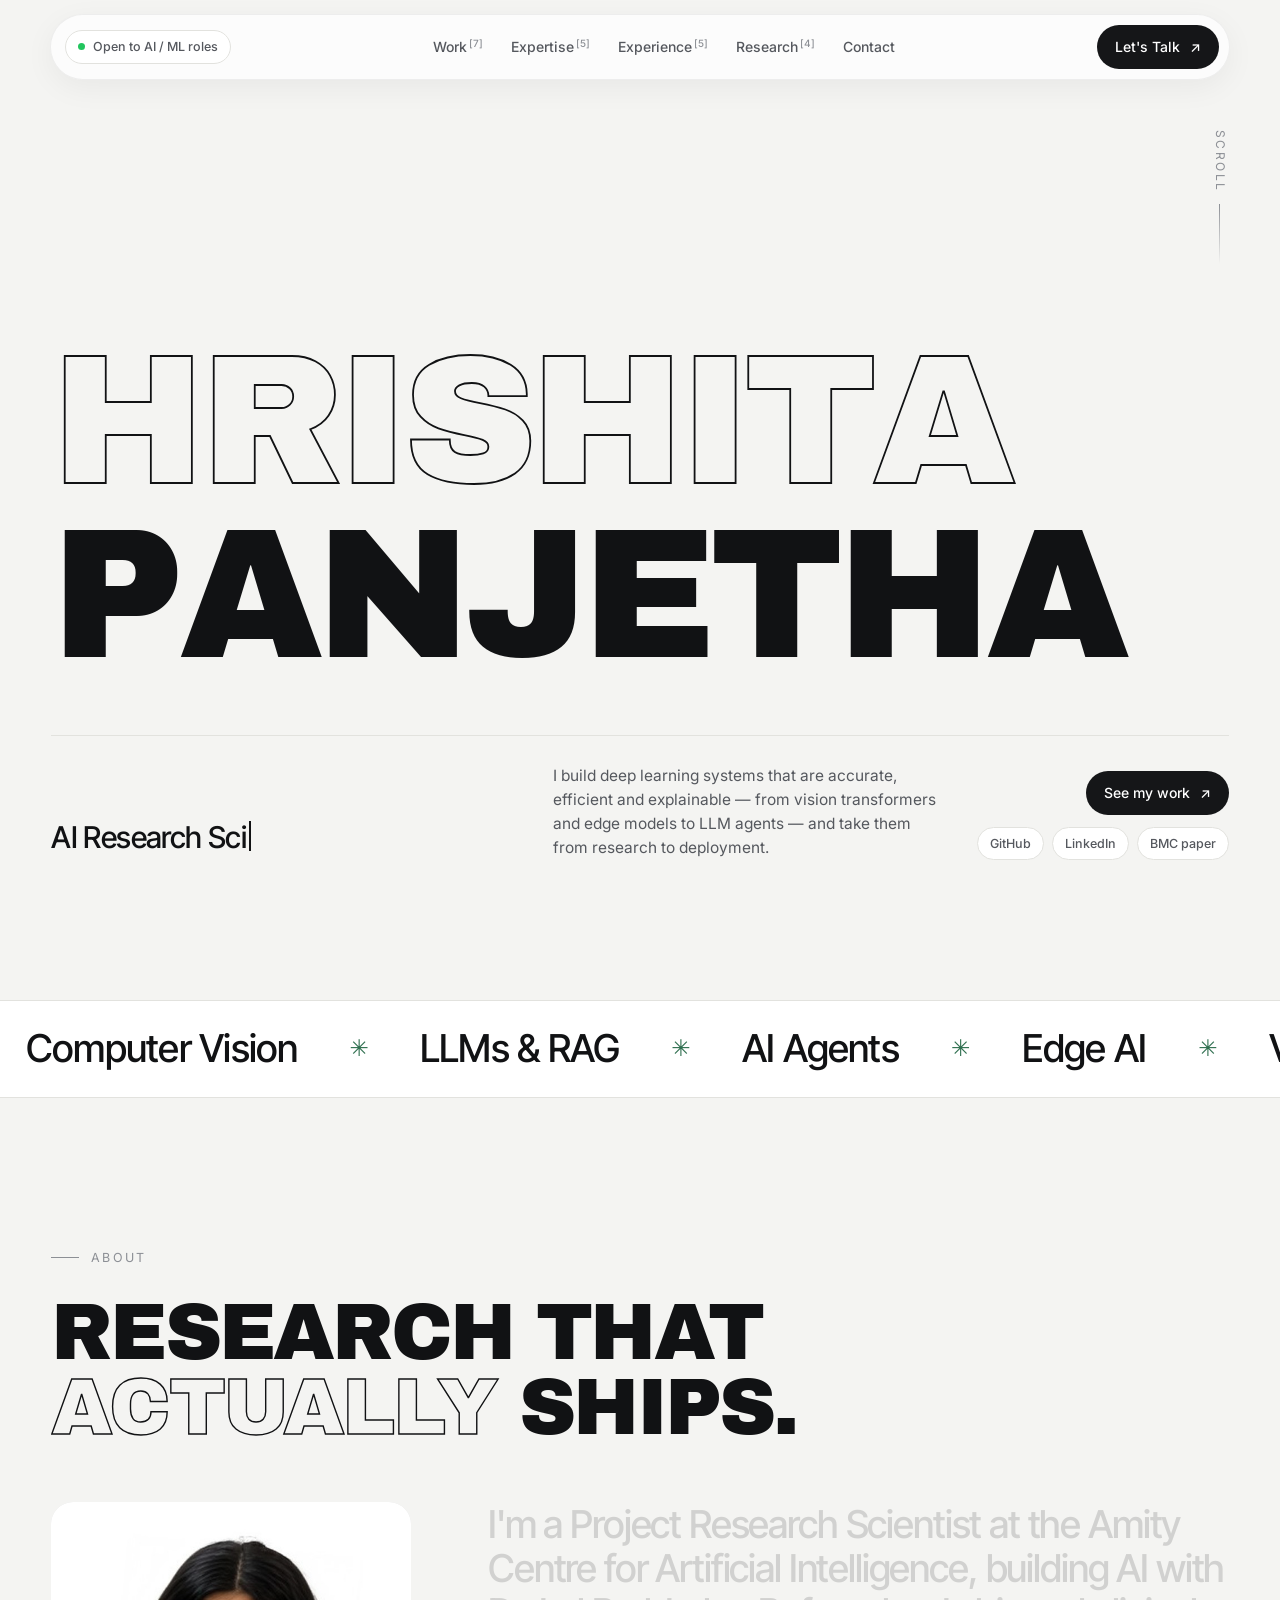
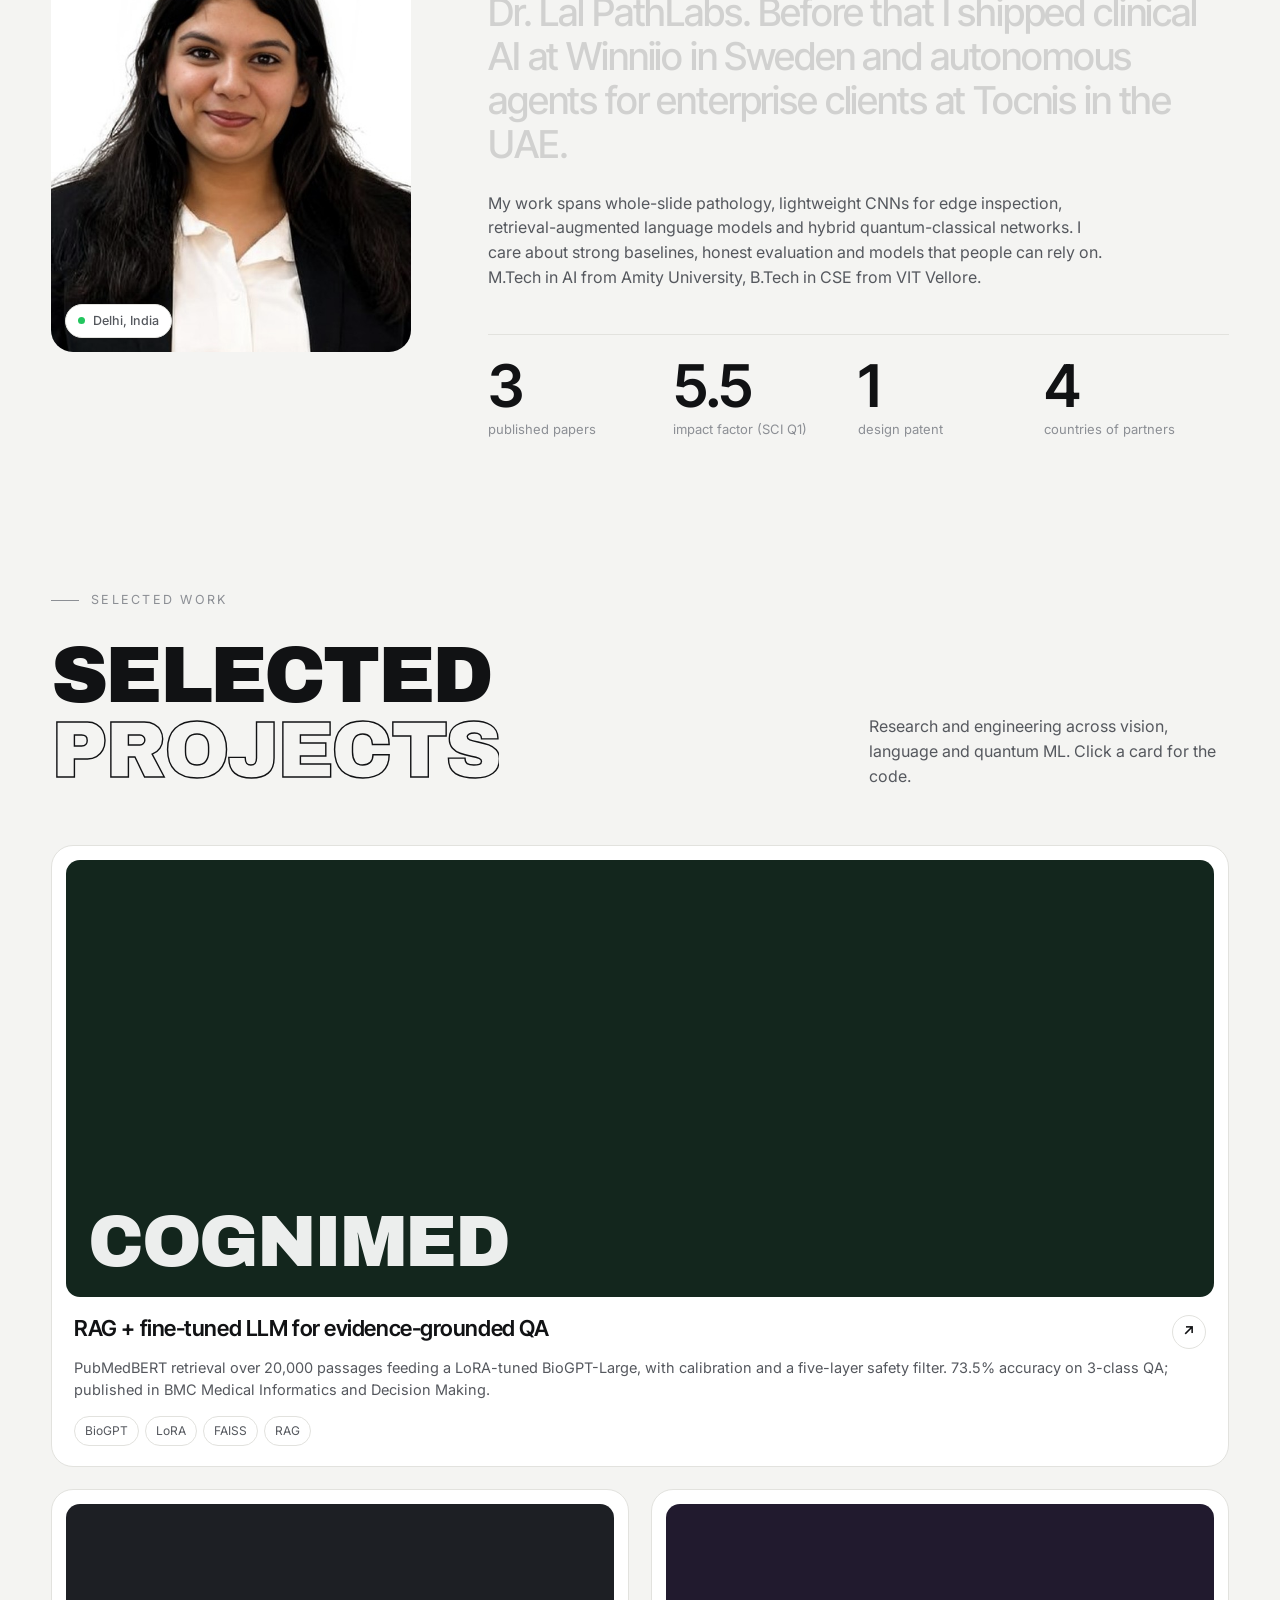
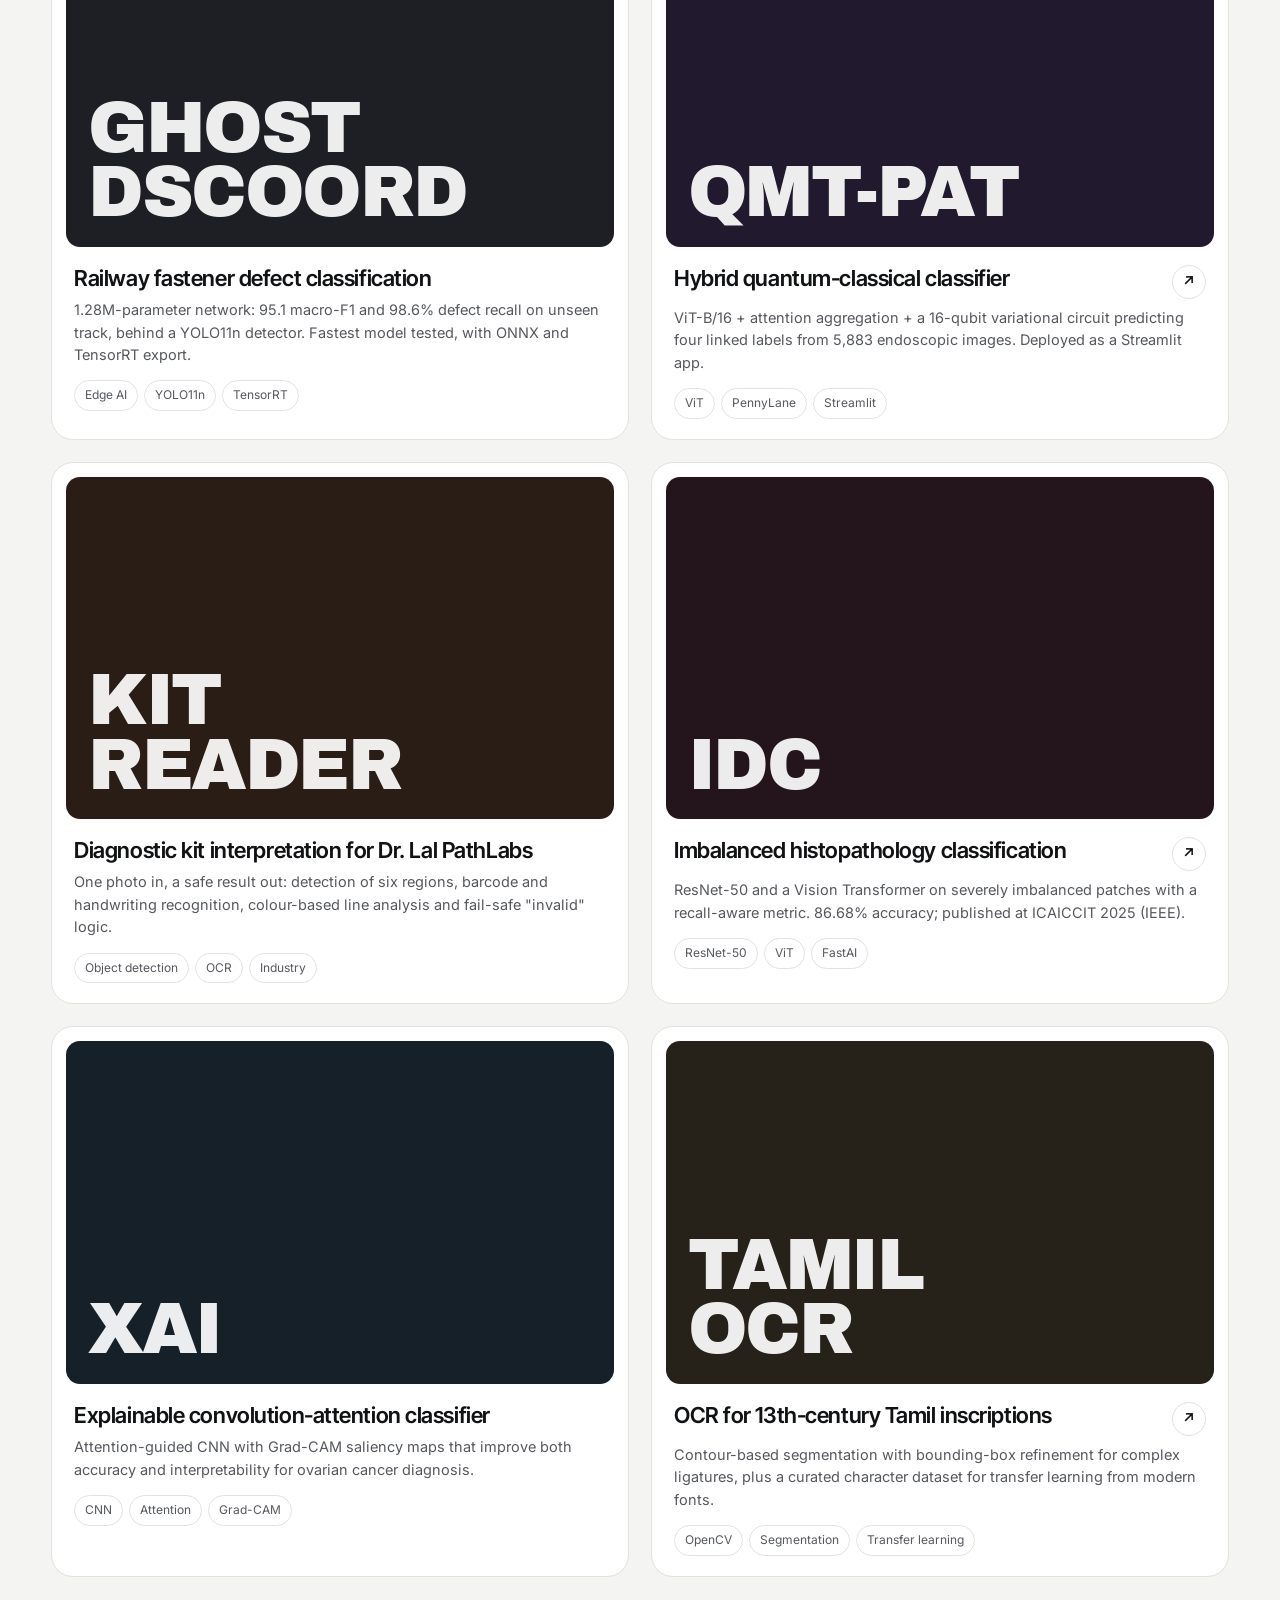
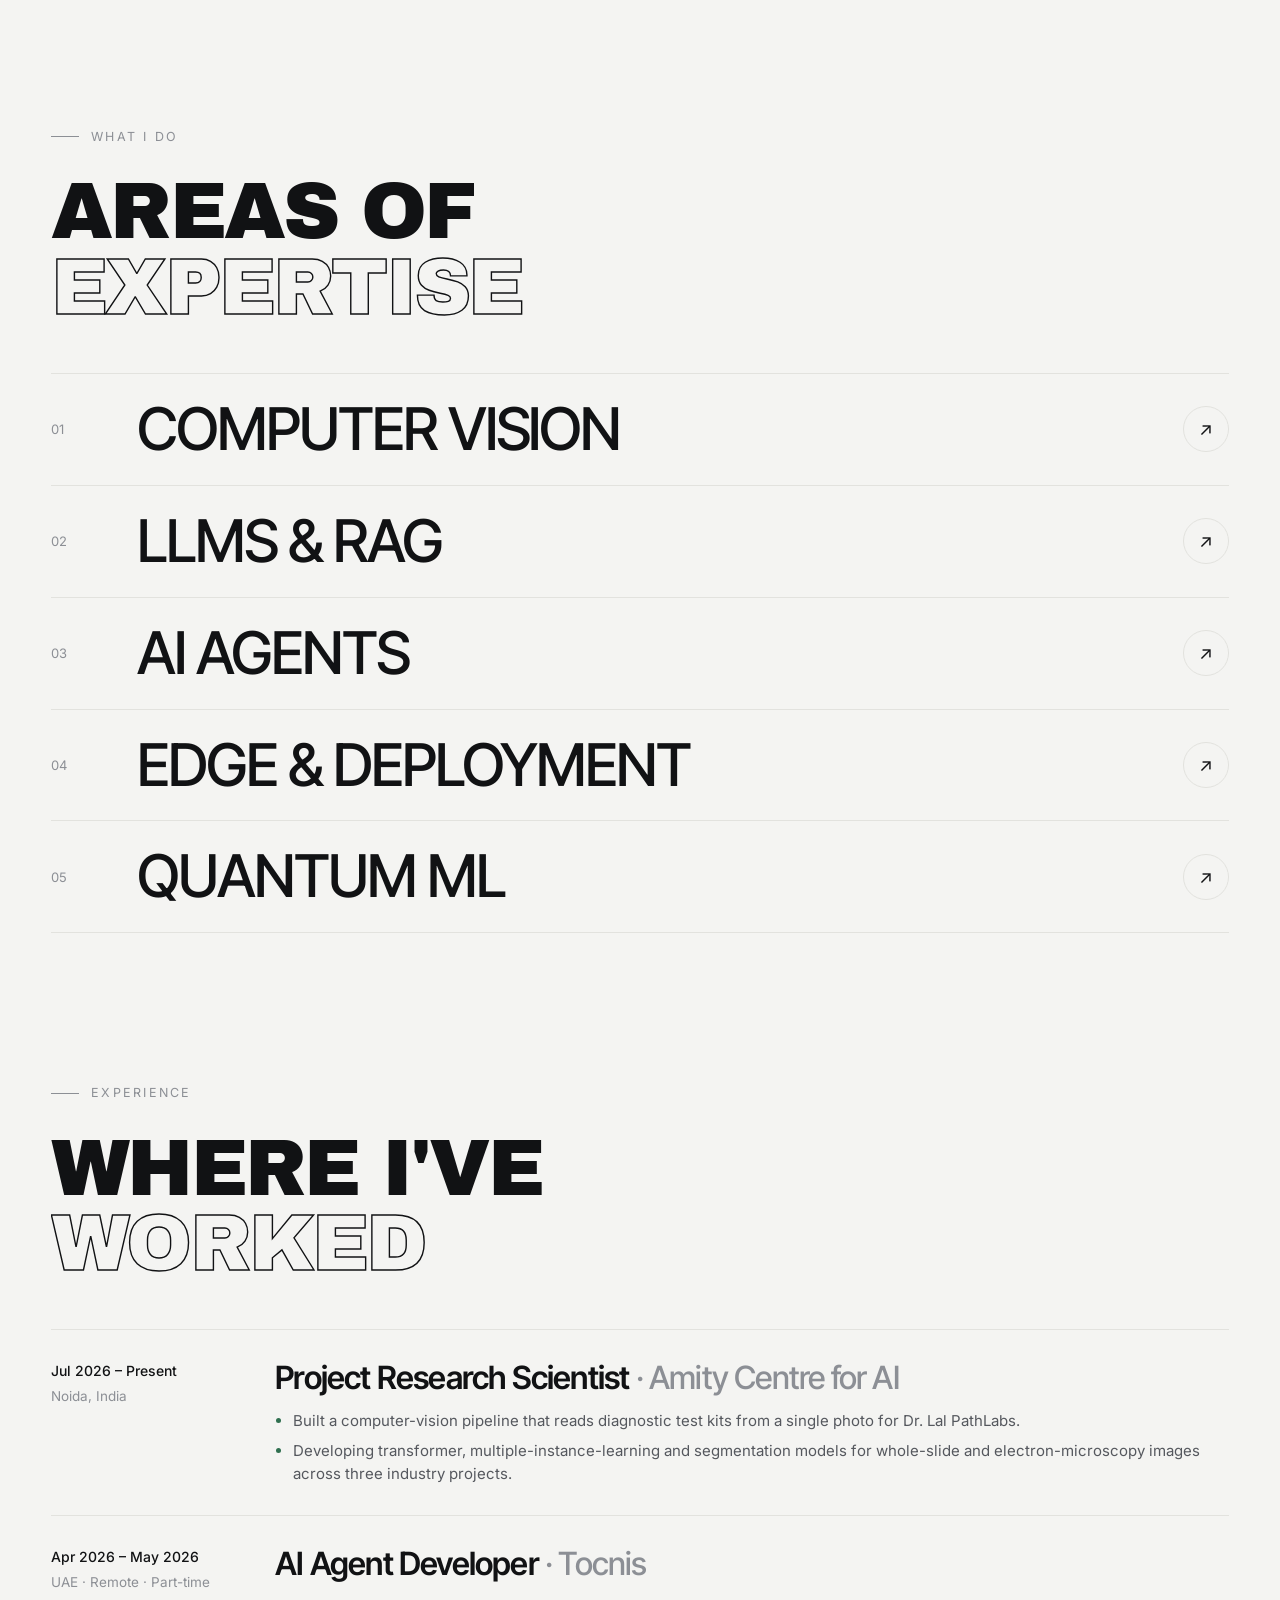
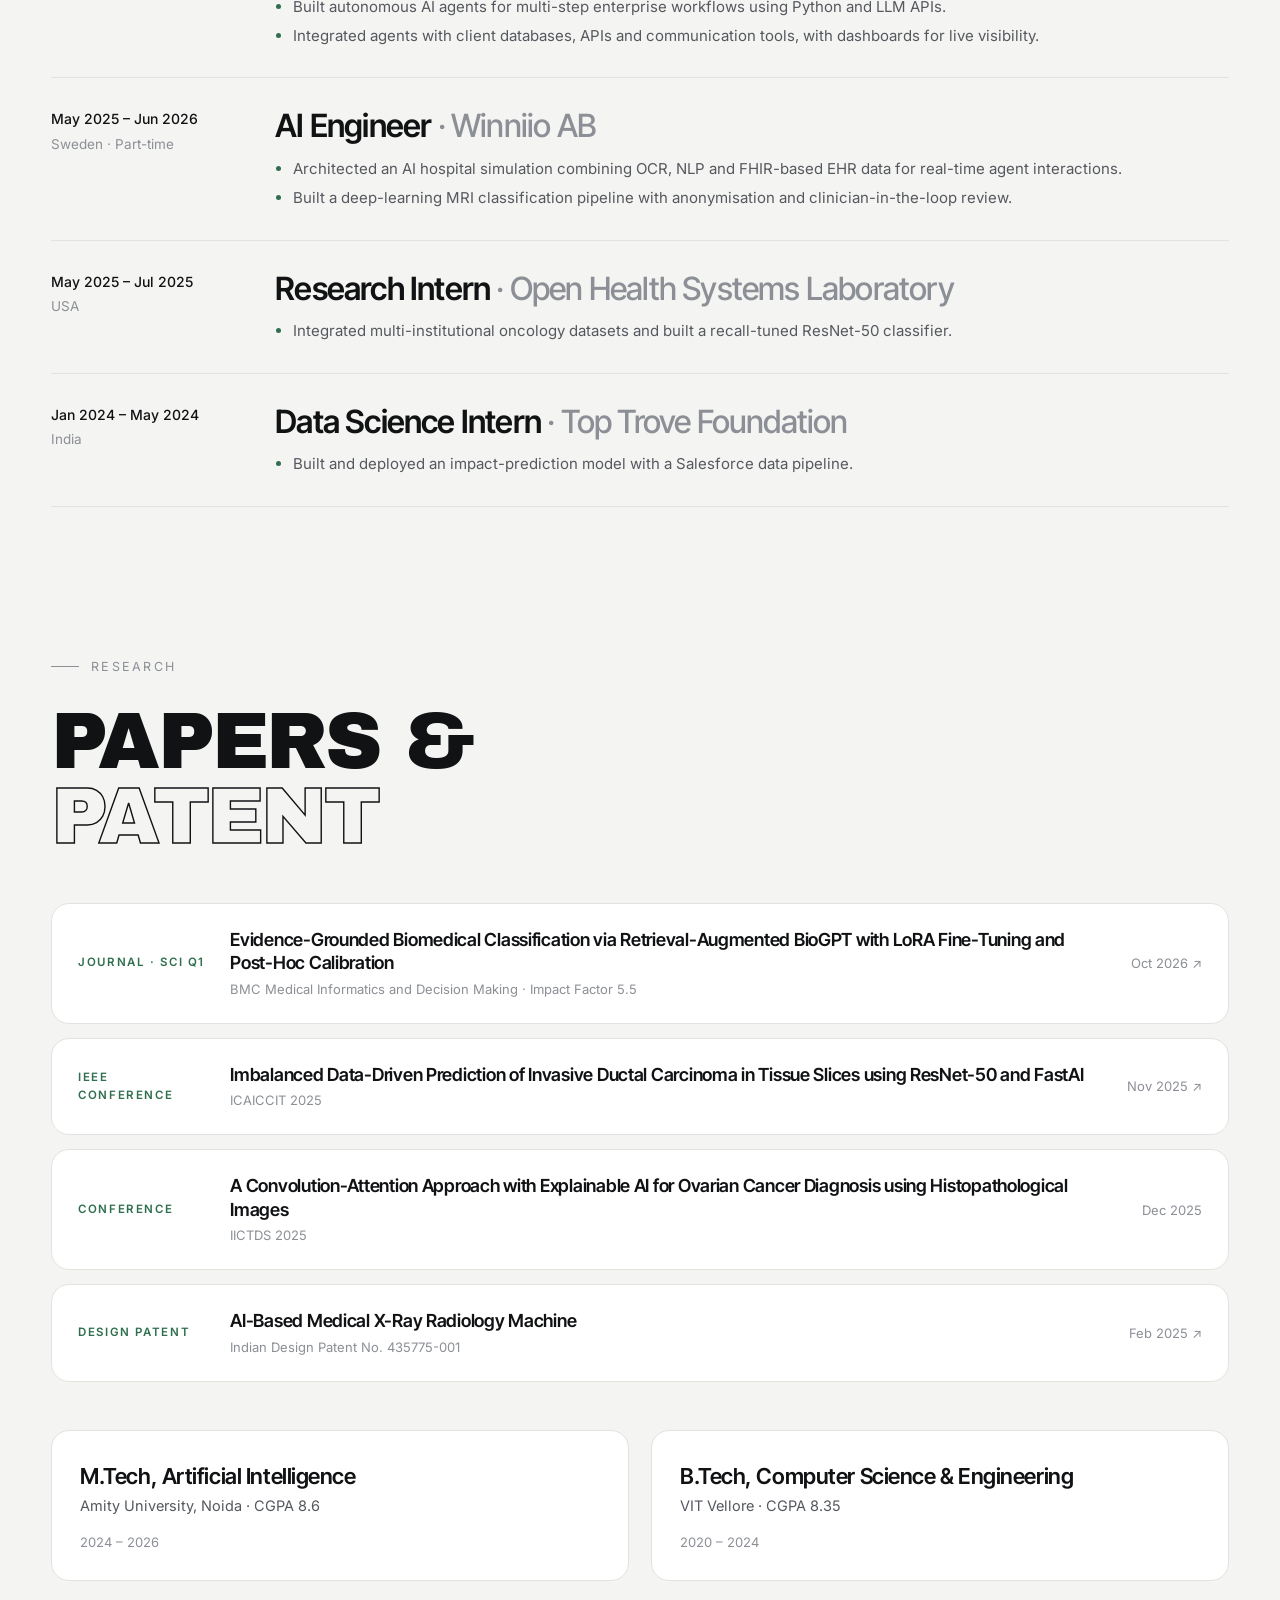
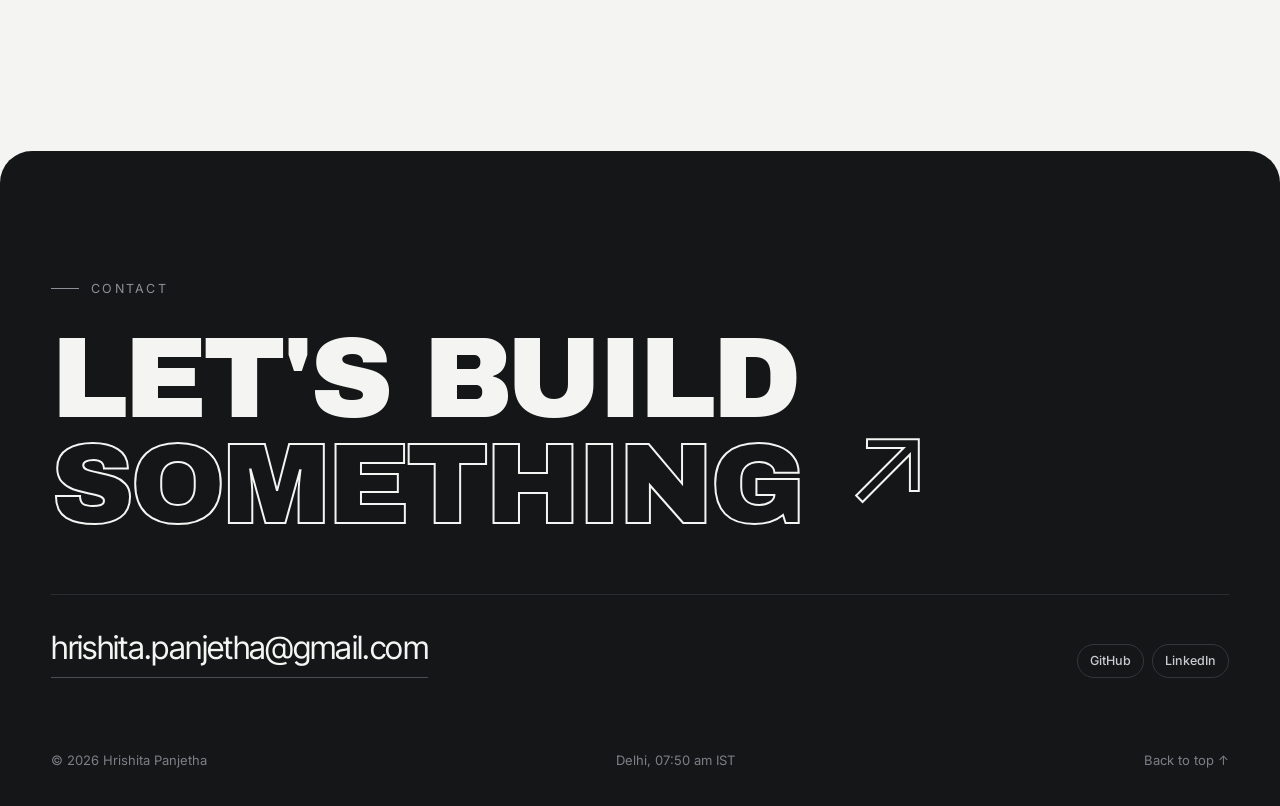
<file: index.html>
<!DOCTYPE html>
<html lang="en">
<head>
<meta charset="UTF-8" />
<meta name="viewport" content="width=device-width, initial-scale=1.0" />
<title>Hrishita Panjetha · AI Research Scientist</title>
<meta name="description" content="Portfolio of Hrishita Panjetha, AI researcher and engineer working on computer vision, LLMs, AI agents and efficient deep learning." />
<link rel="preconnect" href="https://fonts.googleapis.com" />
<link rel="preconnect" href="https://fonts.gstatic.com" crossorigin />
<link href="https://fonts.googleapis.com/css2?family=Archivo+Black&family=Inter+Tight:wght@400;500;600;700&family=Inter:wght@400;500;600&display=swap" rel="stylesheet" />
<style>
:root{
  --bg:#f4f4f2; --surface:#ffffff; --ink:#111214; --soft:#55585e; --mute:#8c8f95;
  --line:#e2e2de; --accent:#2f6f4f; --green:#22c55e; --dark:#151618;
  --display:'Inter Tight', 'Inter', system-ui, sans-serif;
  --body:'Inter', system-ui, sans-serif;
  --block:'Archivo Black','Inter Tight',system-ui,sans-serif;
  --ease:cubic-bezier(.22,.8,.2,1);
  --pad:clamp(16px,4vw,56px);
}
*{box-sizing:border-box;margin:0;padding:0}
html{scroll-behavior:smooth}
body{background:var(--bg);color:var(--ink);font-family:var(--body);font-size:16px;line-height:1.55;-webkit-font-smoothing:antialiased;overflow-x:hidden}
a{color:inherit;text-decoration:none}
img{display:block;max-width:100%}
::selection{background:var(--ink);color:var(--bg)}

/* ---------- loader ---------- */
.loader{position:fixed;inset:0;background:var(--dark);z-index:100;display:flex;align-items:flex-end;justify-content:space-between;padding:var(--pad);color:#f4f4f2;font-family:var(--display);transition:transform 1s var(--ease) .15s}
.loader .count{font-size:clamp(64px,12vw,160px);font-weight:600;line-height:.85;letter-spacing:-.04em}
.loader .lbl{font-size:13px;letter-spacing:.2em;text-transform:uppercase;opacity:.6}
body.loaded .loader{transform:translateY(-100%)}

/* ---------- cursor ---------- */
.cursor{position:fixed;top:0;left:0;width:10px;height:10px;border-radius:50%;background:var(--ink);pointer-events:none;z-index:90;transform:translate(-50%,-50%);transition:width .3s var(--ease),height .3s var(--ease),background .3s;mix-blend-mode:difference;background:#fff}
.cursor.big{width:64px;height:64px}
.cursor{opacity:0}.cursor.on{opacity:1}
@media (hover:none){.cursor{display:none}}

/* ---------- nav ---------- */
.nav{position:fixed;top:14px;left:50%;transform:translateX(-50%);width:min(1180px,calc(100% - 24px));z-index:50;display:flex;align-items:center;justify-content:space-between;gap:16px;padding:10px 10px 10px 14px;border-radius:999px;background:rgba(255,255,255,.72);backdrop-filter:blur(14px);-webkit-backdrop-filter:blur(14px);border:1px solid rgba(0,0,0,.06);box-shadow:0 8px 30px rgba(0,0,0,.05)}
.pill{display:inline-flex;align-items:center;gap:8px;font-size:12.5px;font-weight:500;color:var(--soft);padding:6px 12px;border-radius:999px;background:var(--surface);border:1px solid var(--line);white-space:nowrap}
.dot{width:7px;height:7px;border-radius:50%;background:var(--green);box-shadow:0 0 0 0 rgba(34,197,94,.6);animation:ping 2s infinite}
@keyframes ping{0%{box-shadow:0 0 0 0 rgba(34,197,94,.55)}80%,100%{box-shadow:0 0 0 8px rgba(34,197,94,0)}}
.nav ul{display:flex;gap:28px;list-style:none;font-size:14px;font-weight:500}
.nav ul a{position:relative;color:var(--soft);transition:color .25s}
.nav ul a sup{font-size:10px;color:var(--mute);margin-left:2px}
.nav ul a:hover{color:var(--ink)}
.btn{display:inline-flex;align-items:center;gap:10px;padding:11px 18px;border-radius:999px;background:var(--dark);color:#fff;font-size:14px;font-weight:500;overflow:hidden;position:relative;white-space:nowrap;transition:transform .3s var(--ease)}
.btn .arr{display:inline-block;transition:transform .35s var(--ease)}
.btn:hover .arr{transform:translate(3px,-3px) rotate(0deg)}
.btn:hover{transform:translateY(-1px)}
.btn.ghost{background:transparent;color:var(--ink);border:1px solid var(--line)}
.menu-btn{display:none;width:42px;height:42px;border-radius:50%;border:1px solid var(--line);background:#fff;align-items:center;justify-content:center;cursor:pointer}
.menu-btn span{display:block;width:16px;height:1.5px;background:var(--ink);position:relative}
.menu-btn span::before,.menu-btn span::after{content:"";position:absolute;left:0;width:16px;height:1.5px;background:var(--ink)}
.menu-btn span::before{top:-5px}.menu-btn span::after{top:5px}
@media (max-width:860px){.nav ul,.nav .btn{display:none}.menu-btn{display:flex}
  .nav.open{border-radius:24px;flex-wrap:wrap}
  .nav.open ul{display:flex;flex-direction:column;width:100%;gap:14px;padding:12px 6px 6px;font-size:18px}
}

/* ---------- layout ---------- */
.wrap{width:min(1180px,100% - 2*var(--pad));margin:0 auto}
section{padding:clamp(80px,12vw,150px) 0 0}
.eyebrow{display:flex;align-items:center;gap:12px;font-size:12.5px;letter-spacing:.18em;text-transform:uppercase;color:var(--mute);margin-bottom:28px}
.eyebrow::before{content:"";width:28px;height:1px;background:var(--mute)}
h2.title{font-family:var(--block);font-weight:400;text-transform:uppercase;font-size:clamp(34px,6.2vw,88px);line-height:.95;letter-spacing:-.035em}
h2.title .o{color:transparent;-webkit-text-stroke:1.4px var(--ink)}

/* ---------- hero ---------- */
.hero{min-height:100svh;display:flex;flex-direction:column;justify-content:flex-end;padding:120px 0 40px;position:relative}
.hero-name{font-family:var(--block);font-weight:400;text-transform:uppercase;font-size:clamp(40px,14.5vw,200px);line-height:.9;letter-spacing:-.035em;white-space:nowrap}
.hero-name .line{display:block;overflow:hidden;padding-bottom:.04em}
.hero-name .ch{display:inline-block;transform:translateY(105%);transition:transform 1.1s var(--ease)}
.hero-name .first .ch{color:transparent;-webkit-text-stroke:clamp(1.2px,.14vw,2px) var(--ink)}
body.loaded .hero-name .ch{transform:none}
.hero-bottom{display:grid;grid-template-columns:1.2fr 1fr auto;gap:32px;align-items:end;margin-top:clamp(28px,4vw,48px);padding-top:28px;border-top:1px solid var(--line)}
.role{font-family:var(--display);font-size:clamp(20px,2.4vw,30px);font-weight:500;letter-spacing:-.02em;min-height:1.3em}
.role .caret{display:inline-block;width:2px;height:1em;background:var(--ink);vertical-align:-3px;margin-left:3px;animation:blink 1s steps(1) infinite}
@keyframes blink{50%{opacity:0}}
.hero-bio{color:var(--soft);font-size:15.5px;max-width:420px}
.hero-actions{display:flex;flex-direction:column;align-items:flex-end;gap:12px}
.socials{display:flex;gap:8px}
.socials a{font-size:12.5px}
.socials a:hover{border-color:var(--ink);color:var(--ink)}
.scroll-hint{position:absolute;right:0;top:130px;writing-mode:vertical-rl;font-size:12px;letter-spacing:.2em;text-transform:uppercase;color:var(--mute);display:flex;align-items:center;gap:12px}
.scroll-hint::after{content:"";width:1px;height:60px;background:linear-gradient(var(--mute),transparent);animation:drip 2s var(--ease) infinite}
@keyframes drip{0%{transform:scaleY(0);transform-origin:top}50%{transform:scaleY(1);transform-origin:top}51%{transform-origin:bottom}100%{transform:scaleY(0);transform-origin:bottom}}
@media (max-width:600px){.hero-name{font-size:15.5vw}}
@media (max-width:860px){.hero-bottom{grid-template-columns:1fr}.hero-actions{align-items:flex-start}.scroll-hint{display:none}.hero-name{white-space:normal}}

/* ---------- marquee ---------- */
.marquee{margin-top:clamp(60px,8vw,100px);border-block:1px solid var(--line);overflow:hidden;background:var(--surface)}
.marquee .track{display:flex;width:max-content;animation:scroll 38s linear infinite}
.marquee:hover .track{animation-play-state:paused}
.marquee span{font-family:var(--display);font-size:clamp(22px,3vw,40px);font-weight:500;letter-spacing:-.02em;padding:18px 26px;white-space:nowrap;display:flex;align-items:center;gap:52px}
.marquee span::after{content:"✳";font-size:.6em;color:var(--accent)}
@keyframes scroll{to{transform:translateX(-50%)}}

/* ---------- about ---------- */
.about-grid{display:grid;grid-template-columns:360px 1fr;gap:clamp(32px,6vw,90px);align-items:start;margin-top:56px}
.portrait{position:relative;border-radius:22px;overflow:hidden;aspect-ratio:4/5;background:#ddd}
.portrait img{width:100%;height:100%;object-fit:cover;transform:scale(1.15);transition:transform 1.6s var(--ease);filter:grayscale(.15)}
.portrait.in img{transform:scale(1)}
.portrait .tag{position:absolute;left:14px;bottom:14px}
.about-text p.lead{font-family:var(--display);font-size:clamp(24px,3vw,40px);line-height:1.15;letter-spacing:-.03em;font-weight:500}
.about-text p.lead .w{opacity:.15;transition:opacity .4s}
.about-text p.lead .w.on{opacity:1}
.about-text p.sub{color:var(--soft);margin-top:24px;max-width:620px}
.stats{display:grid;grid-template-columns:repeat(4,1fr);gap:0;margin-top:44px;border-top:1px solid var(--line)}
.stat{padding:22px 0 0}
.stat b{display:block;font-family:var(--display);font-size:clamp(36px,4.6vw,60px);font-weight:600;letter-spacing:-.04em;line-height:1}
.stat span{font-size:13px;color:var(--mute)}
@media (max-width:860px){.about-grid{grid-template-columns:1fr}.portrait{max-width:360px}.stats{grid-template-columns:repeat(2,1fr);row-gap:20px}}

/* ---------- work ---------- */
.head-row{display:flex;justify-content:space-between;align-items:flex-end;gap:24px;flex-wrap:wrap}
.head-row p{color:var(--soft);max-width:360px}
.work-grid{display:grid;grid-template-columns:repeat(2,1fr);gap:22px;margin-top:56px}
.card{position:relative;background:var(--surface);border:1px solid var(--line);border-radius:22px;padding:14px;display:flex;flex-direction:column;transition:transform .5s var(--ease),box-shadow .5s var(--ease)}
.card:hover{transform:translateY(-6px);box-shadow:0 24px 60px rgba(0,0,0,.08)}
.thumb{position:relative;border-radius:14px;aspect-ratio:16/10;overflow:hidden;background:var(--c1,#1b1d21);color:#fff;display:flex;align-items:flex-end;padding:22px}
.thumb canvas{position:absolute;inset:0;width:100%;height:100%}
.thumb .big{position:relative;font-family:var(--block);font-weight:400;text-transform:uppercase;font-size:clamp(40px,5.6vw,80px);letter-spacing:-.035em;line-height:.9;opacity:.92;transition:transform .6s var(--ease)}
.card:hover .thumb .big{transform:translateY(-6px)}
.thumb .metric{position:absolute;top:18px;right:18px;font-size:12px;padding:6px 10px;border-radius:999px;background:rgba(255,255,255,.14);backdrop-filter:blur(6px);border:1px solid rgba(255,255,255,.2)}
.card-body{padding:18px 8px 6px}
.card h3{font-family:var(--display);font-size:22px;font-weight:600;letter-spacing:-.02em;line-height:1.2;display:flex;justify-content:space-between;gap:12px}
.card h3 .arr{flex:none;width:34px;height:34px;border-radius:50%;border:1px solid var(--line);display:flex;align-items:center;justify-content:center;font-size:15px;transition:all .35s var(--ease)}
.card:hover h3 .arr{background:var(--ink);color:#fff;border-color:var(--ink);transform:rotate(45deg)}
.card p{color:var(--soft);font-size:14.5px;margin-top:8px}
.tags{display:flex;flex-wrap:wrap;gap:6px;margin-top:14px}
.tags span{font-size:12px;padding:5px 10px;border-radius:999px;border:1px solid var(--line);color:var(--soft)}
.card.wide{grid-column:span 2}
.card.wide .thumb{aspect-ratio:21/8}
@media (max-width:760px){.work-grid{grid-template-columns:1fr}.card.wide{grid-column:auto}.card.wide .thumb{aspect-ratio:16/10}}

/* ---------- expertise ---------- */
.exp-list{margin-top:48px;border-top:1px solid var(--line)}
.exp-row{border-bottom:1px solid var(--line);overflow:hidden;position:relative}
.exp-row summary{list-style:none;cursor:pointer;display:grid;grid-template-columns:70px 1fr auto;align-items:center;gap:16px;padding:26px 0;position:relative;z-index:1}
.exp-row summary::-webkit-details-marker{display:none}
.exp-row .n{font-size:13px;color:var(--mute)}
.exp-row .t{font-family:var(--display);text-transform:uppercase;font-size:clamp(26px,4.6vw,60px);font-weight:500;letter-spacing:-.035em;line-height:1;transition:transform .5s var(--ease),color .4s}
.exp-row .ic{width:46px;height:46px;border-radius:50%;border:1px solid var(--line);display:flex;align-items:center;justify-content:center;font-size:18px;transition:all .4s var(--ease)}
.exp-row:hover .t{transform:translateX(14px)}
.exp-row[open] .ic,.exp-row:hover .ic{background:var(--ink);color:#fff;transform:rotate(45deg)}
.exp-row .fill{position:absolute;inset:0;background:#ecece8;transform:scaleY(0);transform-origin:bottom;transition:transform .5s var(--ease)}
.exp-row:hover .fill{transform:scaleY(1)}
.exp-row .inner{display:grid;grid-template-columns:70px 1fr;gap:16px;padding:0 0 28px;position:relative;z-index:1}
.exp-row .inner p{color:var(--soft);max-width:640px}
.exp-row .inner .tags{grid-column:2}
@media (max-width:600px){.exp-row summary,.exp-row .inner{grid-template-columns:36px 1fr auto}.exp-row .inner{grid-template-columns:36px 1fr}}

/* ---------- experience ---------- */
.jobs{margin-top:48px}
.job{display:grid;grid-template-columns:200px 1fr;gap:24px;padding:30px 0;border-top:1px solid var(--line)}
.job:last-child{border-bottom:1px solid var(--line)}
.job .when{font-size:13.5px;color:var(--mute)}
.job .when b{display:block;color:var(--ink);font-weight:500;font-size:14px;margin-bottom:4px}
.job h3{font-family:var(--display);font-size:clamp(22px,2.6vw,32px);font-weight:600;letter-spacing:-.025em;line-height:1.15}
.job h3 em{font-style:normal;color:var(--mute);font-weight:500}
.job ul{margin-top:12px;padding-left:18px;color:var(--soft);font-size:15px}
.job li{margin-top:6px}
.job li::marker{color:var(--accent)}
@media (max-width:760px){.job{grid-template-columns:1fr;gap:10px}}

/* ---------- publications ---------- */
.pubs{margin-top:48px;display:grid;gap:14px}
.pub{display:grid;grid-template-columns:130px 1fr auto;gap:22px;align-items:center;padding:24px 26px;border-radius:18px;background:var(--surface);border:1px solid var(--line);transition:border-color .3s,transform .4s var(--ease)}
.pub:hover{border-color:var(--ink);transform:translateX(6px)}
.pub .k{font-size:11.5px;letter-spacing:.14em;text-transform:uppercase;color:var(--accent);font-weight:600}
.pub h4{font-family:var(--display);font-size:18px;font-weight:600;letter-spacing:-.015em;line-height:1.3}
.pub small{display:block;color:var(--mute);font-size:13px;margin-top:4px}
.pub .y{font-size:13px;color:var(--mute);white-space:nowrap}
@media (max-width:760px){.pub{grid-template-columns:1fr;gap:6px}}

/* ---------- education ---------- */
.edu{display:grid;grid-template-columns:1fr 1fr;gap:22px;margin-top:48px}
.edu div{padding:28px;border-radius:18px;border:1px solid var(--line);background:var(--surface)}
.edu b{font-family:var(--display);font-size:22px;font-weight:600;letter-spacing:-.02em;display:block}
.edu span{color:var(--soft);font-size:14.5px}
.edu em{display:block;font-style:normal;color:var(--mute);font-size:13px;margin-top:14px}
@media (max-width:760px){.edu{grid-template-columns:1fr}}

/* ---------- contact ---------- */
.contact{background:var(--dark);color:#f4f4f2;margin-top:clamp(100px,14vw,170px);padding:clamp(80px,10vw,130px) 0 36px;border-radius:32px 32px 0 0}
.contact .eyebrow{color:#8d9096}.contact .eyebrow::before{background:#8d9096}
.big-cta{display:block;font-family:var(--block);font-weight:400;text-transform:uppercase;font-size:clamp(38px,9vw,140px);line-height:.92;letter-spacing:-.035em;position:relative}
.big-cta .o{color:transparent;-webkit-text-stroke:clamp(1px,.16vw,2px) #f4f4f2;background:linear-gradient(#f4f4f2,#f4f4f2) no-repeat left/0 100%;-webkit-background-clip:text;background-clip:text;transition:background-size .9s var(--ease)}
.big-cta:hover .o{background-size:100% 100%}
.contact-row{display:flex;justify-content:space-between;align-items:flex-end;gap:24px;flex-wrap:wrap;margin-top:56px;padding-top:28px;border-top:1px solid #2a2c30}
.contact-row a.mail{font-family:var(--display);font-size:clamp(20px,2.6vw,32px);letter-spacing:-.02em;border-bottom:1px solid #4a4d52;padding-bottom:4px;transition:border-color .3s}
.contact-row a.mail:hover{border-color:#fff}
.contact .socials a{background:transparent;border-color:#33363b;color:#c9cbcf}
.contact .socials a:hover{border-color:#fff;color:#fff}
.foot{display:flex;justify-content:space-between;gap:16px;flex-wrap:wrap;margin-top:72px;font-size:13px;color:#7c7f85}

/* ---------- reveal ---------- */
.rv{opacity:0;transform:translateY(40px);transition:opacity 1s var(--ease),transform 1s var(--ease)}
.rv.in{opacity:1;transform:none}
.rv-line{display:block;overflow:hidden}
.rv-line>span{display:inline-block;transform:translateY(105%);transition:transform 1.1s var(--ease)}
.in .rv-line>span,.rv-line.in>span{transform:none}
@media (prefers-reduced-motion:reduce){*{animation:none!important;transition:none!important}.rv,.rv-line>span,.hero-name .ch{opacity:1!important;transform:none!important}.loader{display:none}}
</style>
</head>
<body>

<div class="loader" aria-hidden="true"><div class="lbl">Hrishita Panjetha — Portfolio</div><div class="count" id="count">0</div></div>
<div class="cursor" id="cursor"></div>

<nav class="nav" id="nav">
  <span class="pill"><i class="dot"></i>Open to AI / ML roles</span>
  <ul>
    <li><a href="#work">Work<sup>[7]</sup></a></li>
    <li><a href="#expertise">Expertise<sup>[5]</sup></a></li>
    <li><a href="#experience">Experience<sup>[5]</sup></a></li>
    <li><a href="#research">Research<sup>[4]</sup></a></li>
    <li><a href="#contact">Contact</a></li>
  </ul>
  <a class="btn" href="mailto:hrishita.panjetha@gmail.com">Let's Talk <span class="arr">↗</span></a>
  <button class="menu-btn" id="menuBtn" aria-label="Open menu"><span></span></button>
</nav>

<main>
<!-- HERO -->
<header class="hero wrap" id="home">
  <div class="scroll-hint">Scroll</div>
  <h1 class="hero-name" aria-label="Hrishita Panjetha">
    <span class="line first" data-split>Hrishita</span>
    <span class="line" data-split>Panjetha</span>
  </h1>
  <div class="hero-bottom">
    <div class="role"><span id="typed"></span><span class="caret"></span></div>
    <p class="hero-bio rv">I build deep learning systems that are accurate, efficient and explainable — from vision transformers and edge models to LLM agents — and take them from research to deployment.</p>
    <div class="hero-actions rv">
      <a class="btn" href="#work">See my work <span class="arr">↗</span></a>
      <div class="socials">
        <a class="pill" href="https://github.com/hrishitapanjetha" target="_blank" rel="noopener">GitHub</a>
        <a class="pill" href="https://linkedin.com/in/hrishitapanjetha" target="_blank" rel="noopener">LinkedIn</a>
        <a class="pill" href="https://doi.org/10.1186/s12911-026-03937-9" target="_blank" rel="noopener">BMC paper</a>
      </div>
    </div>
  </div>
</header>

<div class="marquee" aria-hidden="true"><div class="track">
  <span>Computer Vision</span><span>LLMs &amp; RAG</span><span>AI Agents</span><span>Edge AI</span><span>Vision Transformers</span><span>Computational Pathology</span><span>Quantum ML</span><span>Explainable AI</span>
  <span>Computer Vision</span><span>LLMs &amp; RAG</span><span>AI Agents</span><span>Edge AI</span><span>Vision Transformers</span><span>Computational Pathology</span><span>Quantum ML</span><span>Explainable AI</span>
</div></div>

<!-- ABOUT -->
<section id="about" class="wrap">
  <div class="eyebrow">About</div>
  <h2 class="title"><span class="rv-line"><span>Research that</span></span><span class="rv-line"><span><span class="o">actually</span> ships.</span></span></h2>
  <div class="about-grid">
    <div class="portrait rv" id="portrait">
      <img src="photo.jpg" alt="Portrait of Hrishita Panjetha" />
      <span class="pill tag"><i class="dot"></i>Delhi, India</span>
    </div>
    <div class="about-text">
      <p class="lead" id="lead">I'm a Project Research Scientist at the Amity Centre for Artificial Intelligence, building AI with Dr. Lal PathLabs. Before that I shipped clinical AI at Winniio in Sweden and autonomous agents for enterprise clients at Tocnis in the UAE.</p>
      <p class="sub rv">My work spans whole-slide pathology, lightweight CNNs for edge inspection, retrieval-augmented language models and hybrid quantum-classical networks. I care about strong baselines, honest evaluation and models that people can rely on. M.Tech in AI from Amity University, B.Tech in CSE from VIT Vellore.</p>
      <div class="stats">
        <div class="stat rv"><b data-count="3">0</b><span>published papers</span></div>
        <div class="stat rv"><b data-count="5.5" data-dec="1">0</b><span>impact factor (SCI Q1)</span></div>
        <div class="stat rv"><b data-count="1">0</b><span>design patent</span></div>
        <div class="stat rv"><b data-count="4">0</b><span>countries of partners</span></div>
      </div>
    </div>
  </div>
</section>

<!-- WORK -->
<section id="work" class="wrap">
  <div class="eyebrow">Selected work</div>
  <div class="head-row">
    <h2 class="title"><span class="rv-line"><span>Selected</span></span><span class="rv-line"><span class="o">projects</span></span></h2>
    <p class="rv">Research and engineering across vision, language and quantum ML. Click a card for the code.</p>
  </div>
  <div class="work-grid">

    <a class="card wide rv" href="https://github.com/hrishitapanjetha/cognimed" target="_blank" rel="noopener">
      <div class="thumb" style="--c1:#13261d"><canvas data-art="net"></canvas><span class="big">CogniMed</span></div>
      <div class="card-body">
        <h3>RAG + fine-tuned LLM for evidence-grounded QA <span class="arr">↗</span></h3>
        <p>PubMedBERT retrieval over 20,000 passages feeding a LoRA-tuned BioGPT-Large, with calibration and a five-layer safety filter. 73.5% accuracy on 3-class QA; published in BMC Medical Informatics and Decision Making.</p>
        <div class="tags"><span>BioGPT</span><span>LoRA</span><span>FAISS</span><span>RAG</span></div>
      </div>
    </a>

    <div class="card rv">
      <div class="thumb" style="--c1:#1d1f24"><canvas data-art="rails"></canvas><span class="big">Ghost<br>DSCoord</span></div>
      <div class="card-body">
        <h3>Railway fastener defect classification</h3>
        <p>1.28M-parameter network: 95.1 macro-F1 and 98.6% defect recall on unseen track, behind a YOLO11n detector. Fastest model tested, with ONNX and TensorRT export.</p>
        <div class="tags"><span>Edge AI</span><span>YOLO11n</span><span>TensorRT</span></div>
      </div>
    </div>

    <a class="card rv" href="https://github.com/hrishitapanjetha/qmt-pat-streamlit" target="_blank" rel="noopener">
      <div class="thumb" style="--c1:#211a2e"><canvas data-art="orbit"></canvas><span class="big">QMT-PAT</span></div>
      <div class="card-body">
        <h3>Hybrid quantum-classical classifier <span class="arr">↗</span></h3>
        <p>ViT-B/16 + attention aggregation + a 16-qubit variational circuit predicting four linked labels from 5,883 endoscopic images. Deployed as a Streamlit app.</p>
        <div class="tags"><span>ViT</span><span>PennyLane</span><span>Streamlit</span></div>
      </div>
    </a>

    <div class="card rv">
      <div class="thumb" style="--c1:#2a1d16"><canvas data-art="grid"></canvas><span class="big">Kit<br>Reader</span></div>
      <div class="card-body">
        <h3>Diagnostic kit interpretation for Dr. Lal PathLabs</h3>
        <p>One photo in, a safe result out: detection of six regions, barcode and handwriting recognition, colour-based line analysis and fail-safe "invalid" logic.</p>
        <div class="tags"><span>Object detection</span><span>OCR</span><span>Industry</span></div>
      </div>
    </div>

    <a class="card rv" href="https://github.com/hrishitapanjetha/Predicting-Invasive-Ductal-Carcinoma" target="_blank" rel="noopener">
      <div class="thumb" style="--c1:#24151d"><canvas data-art="cells"></canvas><span class="big">IDC</span></div>
      <div class="card-body">
        <h3>Imbalanced histopathology classification <span class="arr">↗</span></h3>
        <p>ResNet-50 and a Vision Transformer on severely imbalanced patches with a recall-aware metric. 86.68% accuracy; published at ICAICCIT 2025 (IEEE).</p>
        <div class="tags"><span>ResNet-50</span><span>ViT</span><span>FastAI</span></div>
      </div>
    </a>

    <div class="card rv">
      <div class="thumb" style="--c1:#152029"><canvas data-art="heat"></canvas><span class="big">XAI</span></div>
      <div class="card-body">
        <h3>Explainable convolution-attention classifier</h3>
        <p>Attention-guided CNN with Grad-CAM saliency maps that improve both accuracy and interpretability for ovarian cancer diagnosis.</p>
        <div class="tags"><span>CNN</span><span>Attention</span><span>Grad-CAM</span></div>
      </div>
    </div>

    <a class="card rv" href="https://github.com/hrishitapanjetha/Machine-Translation-of-13th-century-Tamil-Script-to-Modern-Tamil" target="_blank" rel="noopener">
      <div class="thumb" style="--c1:#26221a"><canvas data-art="script"></canvas><span class="big">Tamil<br>OCR</span></div>
      <div class="card-body">
        <h3>OCR for 13th-century Tamil inscriptions <span class="arr">↗</span></h3>
        <p>Contour-based segmentation with bounding-box refinement for complex ligatures, plus a curated character dataset for transfer learning from modern fonts.</p>
        <div class="tags"><span>OpenCV</span><span>Segmentation</span><span>Transfer learning</span></div>
      </div>
    </a>
  </div>
</section>

<!-- EXPERTISE -->
<section id="expertise" class="wrap">
  <div class="eyebrow">What I do</div>
  <h2 class="title"><span class="rv-line"><span>Areas of</span></span><span class="rv-line"><span class="o">expertise</span></span></h2>
  <div class="exp-list">
    <details class="exp-row rv"><summary><span class="n">01</span><span class="t">Computer Vision</span><span class="ic">↗</span></summary><div class="fill"></div>
      <div class="inner"><span></span><p>Classification, detection and segmentation with CNNs and vision transformers, from gigapixel whole-slide images to photos taken on a phone.</p><div class="tags"><span>PyTorch</span><span>ViT / Swin</span><span>YOLO</span><span>U-Net</span><span>MIL</span><span>OpenCV</span></div></div></details>
    <details class="exp-row rv"><summary><span class="n">02</span><span class="t">LLMs &amp; RAG</span><span class="ic">↗</span></summary><div class="fill"></div>
      <div class="inner"><span></span><p>Retrieval-augmented generation, LoRA fine-tuning and calibration, with safety layers that catch hallucination before it reaches users.</p><div class="tags"><span>LoRA / PEFT</span><span>LangChain</span><span>FAISS</span><span>ChromaDB</span><span>Hugging Face</span></div></div></details>
    <details class="exp-row rv"><summary><span class="n">03</span><span class="t">AI Agents</span><span class="ic">↗</span></summary><div class="fill"></div>
      <div class="inner"><span></span><p>Autonomous agents that run multi-step business workflows, wired into databases, APIs and communication tools, with dashboards to watch them work.</p><div class="tags"><span>LLM APIs</span><span>Python</span><span>Multi-agent systems</span><span>n8n</span></div></div></details>
    <details class="exp-row rv"><summary><span class="n">04</span><span class="t">Edge &amp; Deployment</span><span class="ic">↗</span></summary><div class="fill"></div>
      <div class="inner"><span></span><p>Compact models that stay fast on real hardware, exported and served for production use.</p><div class="tags"><span>ONNX Runtime</span><span>TensorRT</span><span>FastAPI</span><span>Docker</span><span>Streamlit</span></div></div></details>
    <details class="exp-row rv"><summary><span class="n">05</span><span class="t">Quantum ML</span><span class="ic">↗</span></summary><div class="fill"></div>
      <div class="inner"><span></span><p>Hybrid quantum-classical networks evaluated against matched classical controls, so any gain is measured, not assumed.</p><div class="tags"><span>PennyLane</span><span>Variational circuits</span></div></div></details>
  </div>
</section>

<!-- EXPERIENCE -->
<section id="experience" class="wrap">
  <div class="eyebrow">Experience</div>
  <h2 class="title"><span class="rv-line"><span>Where I've</span></span><span class="rv-line"><span class="o">worked</span></span></h2>
  <div class="jobs">
    <div class="job rv"><div class="when"><b>Jul 2026 – Present</b>Noida, India</div><div><h3>Project Research Scientist <em>· Amity Centre for AI</em></h3><ul><li>Built a computer-vision pipeline that reads diagnostic test kits from a single photo for Dr. Lal PathLabs.</li><li>Developing transformer, multiple-instance-learning and segmentation models for whole-slide and electron-microscopy images across three industry projects.</li></ul></div></div>
    <div class="job rv"><div class="when"><b>Apr 2026 – May 2026</b>UAE · Remote · Part-time</div><div><h3>AI Agent Developer <em>· Tocnis</em></h3><ul><li>Built autonomous AI agents for multi-step enterprise workflows using Python and LLM APIs.</li><li>Integrated agents with client databases, APIs and communication tools, with dashboards for live visibility.</li></ul></div></div>
    <div class="job rv"><div class="when"><b>May 2025 – Jun 2026</b>Sweden · Part-time</div><div><h3>AI Engineer <em>· Winniio AB</em></h3><ul><li>Architected an AI hospital simulation combining OCR, NLP and FHIR-based EHR data for real-time agent interactions.</li><li>Built a deep-learning MRI classification pipeline with anonymisation and clinician-in-the-loop review.</li></ul></div></div>
    <div class="job rv"><div class="when"><b>May 2025 – Jul 2025</b>USA</div><div><h3>Research Intern <em>· Open Health Systems Laboratory</em></h3><ul><li>Integrated multi-institutional oncology datasets and built a recall-tuned ResNet-50 classifier.</li></ul></div></div>
    <div class="job rv"><div class="when"><b>Jan 2024 – May 2024</b>India</div><div><h3>Data Science Intern <em>· Top Trove Foundation</em></h3><ul><li>Built and deployed an impact-prediction model with a Salesforce data pipeline.</li></ul></div></div>
  </div>
</section>

<!-- RESEARCH -->
<section id="research" class="wrap">
  <div class="eyebrow">Research</div>
  <h2 class="title"><span class="rv-line"><span>Papers &amp;</span></span><span class="rv-line"><span class="o">patent</span></span></h2>
  <div class="pubs">
    <a class="pub rv" href="https://doi.org/10.1186/s12911-026-03937-9" target="_blank" rel="noopener"><span class="k">Journal · SCI Q1</span><div><h4>Evidence-Grounded Biomedical Classification via Retrieval-Augmented BioGPT with LoRA Fine-Tuning and Post-Hoc Calibration</h4><small>BMC Medical Informatics and Decision Making · Impact Factor 5.5</small></div><span class="y">Oct 2026 ↗</span></a>
    <a class="pub rv" href="https://ieeexplore.ieee.org/document/11434463" target="_blank" rel="noopener"><span class="k">IEEE Conference</span><div><h4>Imbalanced Data-Driven Prediction of Invasive Ductal Carcinoma in Tissue Slices using ResNet-50 and FastAI</h4><small>ICAICCIT 2025</small></div><span class="y">Nov 2025 ↗</span></a>
    <div class="pub rv"><span class="k">Conference</span><div><h4>A Convolution-Attention Approach with Explainable AI for Ovarian Cancer Diagnosis using Histopathological Images</h4><small>IICTDS 2025</small></div><span class="y">Dec 2025</span></div>
    <a class="pub rv" href="https://search.ipindia.gov.in/DesignQRStatus/PDF_Viewer.aspx?AppNo=NDM1Nzc1LTAwMQ==&amp;CNo=MTkwMTk5" target="_blank" rel="noopener"><span class="k">Design Patent</span><div><h4>AI-Based Medical X-Ray Radiology Machine</h4><small>Indian Design Patent No. 435775-001</small></div><span class="y">Feb 2025 ↗</span></a>
  </div>
  <div class="edu">
    <div class="rv"><b>M.Tech, Artificial Intelligence</b><span>Amity University, Noida · CGPA 8.6</span><em>2024 – 2026</em></div>
    <div class="rv"><b>B.Tech, Computer Science &amp; Engineering</b><span>VIT Vellore · CGPA 8.35</span><em>2020 – 2024</em></div>
  </div>
</section>
</main>

<!-- CONTACT -->
<footer class="contact" id="contact">
  <div class="wrap">
    <div class="eyebrow">Contact</div>
    <a class="big-cta" href="mailto:hrishita.panjetha@gmail.com"><span class="rv-line"><span>Let's build</span></span><span class="rv-line"><span class="o">something ↗</span></span></a>
    <div class="contact-row">
      <a class="mail" href="mailto:hrishita.panjetha@gmail.com">hrishita.panjetha@gmail.com</a>
      <div class="socials">
        <a class="pill" href="https://github.com/hrishitapanjetha" target="_blank" rel="noopener">GitHub</a>
        <a class="pill" href="https://linkedin.com/in/hrishitapanjetha" target="_blank" rel="noopener">LinkedIn</a>
      </div>
    </div>
    <div class="foot"><span>© 2026 Hrishita Panjetha</span><span id="clock">Delhi</span><a href="#home">Back to top ↑</a></div>
  </div>
</footer>

<script>
(function(){
  const reduce = matchMedia('(prefers-reduced-motion: reduce)').matches;

  // split hero letters
  document.querySelectorAll('[data-split]').forEach((el,li)=>{
    const t = el.textContent; el.textContent='';
    [...t].forEach((c,i)=>{const s=document.createElement('span');s.className='ch';s.textContent=c;s.style.transitionDelay=(0.9+li*0.12+i*0.045)+'s';el.appendChild(s);});
  });

  // loader
  const cEl=document.getElementById('count'); let n=0;
  const finish=()=>{document.body.classList.add('loaded');startTyping();};
  if(reduce){finish();}else{
    const iv=setInterval(()=>{n=Math.min(100,n+Math.ceil(Math.random()*9));cEl.textContent=n;if(n>=100){clearInterval(iv);setTimeout(finish,250);}},45);
  }

  // typing role
  const roles=['AI Research Scientist','Computer Vision Engineer','LLM & Agent Developer','Edge AI Builder'];
  const typed=document.getElementById('typed'); let ri=0;
  function startTyping(){
    if(reduce){typed.textContent=roles[0];return;}
    let i=0,del=false;
    (function tick(){const w=roles[ri];typed.textContent=w.slice(0,i);
      if(!del&&i<w.length){i++;setTimeout(tick,70);}
      else if(!del){del=true;setTimeout(tick,1600);}
      else if(i>0){i--;setTimeout(tick,35);}
      else{del=false;ri=(ri+1)%roles.length;setTimeout(tick,300);}})();
  }

  // reveal on scroll
  const io=new IntersectionObserver(es=>{es.forEach(e=>{if(e.isIntersecting){e.target.classList.add('in');io.unobserve(e.target);}})},{threshold:.15,rootMargin:'0px 0px -6% 0px'});
  document.querySelectorAll('.rv,.rv-line,.portrait').forEach((el,i)=>{io.observe(el)});
  // stagger siblings
  document.querySelectorAll('.work-grid,.stats,.pubs,.exp-list,.jobs,.edu').forEach(g=>[...g.children].forEach((c,i)=>c.style.transitionDelay=(i%4)*0.08+'s'));

  // word highlight on scroll
  const lead=document.getElementById('lead');
  lead.innerHTML=lead.textContent.split(' ').map(w=>'<span class="w">'+w+'</span>').join(' ');
  const words=[...lead.querySelectorAll('.w')];
  function lightWords(){const r=lead.getBoundingClientRect();const p=Math.min(1,Math.max(0,(innerHeight*0.85-r.top)/(r.height+innerHeight*0.35)));const k=Math.round(p*words.length);words.forEach((w,i)=>w.classList.toggle('on',i<k));}
  addEventListener('scroll',lightWords,{passive:true});lightWords();

  // counters
  const cio=new IntersectionObserver(es=>{es.forEach(e=>{if(!e.isIntersecting)return;const el=e.target,to=parseFloat(el.dataset.count),dec=+(el.dataset.dec||0);const t0=performance.now();
    (function step(t){const p=Math.min(1,(t-t0)/1400),v=to*(1-Math.pow(1-p,3));el.textContent=v.toFixed(dec);if(p<1)requestAnimationFrame(step);})(t0);cio.unobserve(el);})},{threshold:.6});
  document.querySelectorAll('[data-count]').forEach(el=>cio.observe(el));

  // cursor
  const cur=document.getElementById('cursor');let cx=0,cy=0,tx=0,ty=0;
  addEventListener('mousemove',e=>{tx=e.clientX;ty=e.clientY;cur.classList.add('on');});
  (function loop(){cx+=(tx-cx)*.2;cy+=(ty-cy)*.2;cur.style.transform=`translate(${cx}px,${cy}px) translate(-50%,-50%)`;requestAnimationFrame(loop);})();
  document.querySelectorAll('a,button,summary,.card').forEach(el=>{el.addEventListener('mouseenter',()=>cur.classList.add('big'));el.addEventListener('mouseleave',()=>cur.classList.remove('big'));});

  // mobile menu
  const nav=document.getElementById('nav');document.getElementById('menuBtn').onclick=()=>nav.classList.toggle('open');
  nav.querySelectorAll('ul a').forEach(a=>a.onclick=()=>nav.classList.remove('open'));

  // clock
  const clock=document.getElementById('clock');
  const tick=()=>clock.textContent='Delhi, '+new Date().toLocaleTimeString('en-IN',{timeZone:'Asia/Kolkata',hour:'2-digit',minute:'2-digit'})+' IST';tick();setInterval(tick,30000);

  // generative thumbnails
  function art(cv){
    const kind=cv.dataset.art,ctx=cv.getContext('2d');let W,H,t=0,visible=false;
    const dpr=Math.min(2,devicePixelRatio||1);
    const size=()=>{W=cv.clientWidth;H=cv.clientHeight;cv.width=W*dpr;cv.height=H*dpr;ctx.setTransform(dpr,0,0,dpr,0,0);};size();addEventListener('resize',size);
    const rnd=(()=>{let s=kind.length*97;return()=>((s=s*16807%2147483647)/2147483647);})();
    const pts=Array.from({length:46},()=>({x:rnd(),y:rnd(),r:rnd()}));
    function draw(){
      ctx.clearRect(0,0,W,H);ctx.lineWidth=1;
      const a=(o)=>`rgba(255,255,255,${o})`;
      if(kind==='net'){pts.forEach((p,i)=>{const x=p.x*W+Math.sin(t+i)*8,y=p.y*H+Math.cos(t*1.2+i)*8;pts.forEach((q,j)=>{if(j<=i)return;const x2=q.x*W+Math.sin(t+j)*8,y2=q.y*H+Math.cos(t*1.2+j)*8,d=Math.hypot(x-x2,y-y2);if(d<130){ctx.strokeStyle=a(.18*(1-d/130));ctx.beginPath();ctx.moveTo(x,y);ctx.lineTo(x2,y2);ctx.stroke();}});ctx.fillStyle=a(.6);ctx.beginPath();ctx.arc(x,y,1.6+p.r*1.5,0,7);ctx.fill();});}
      if(kind==='rails'){for(let i=-2;i<12;i++){const y=((i*40+t*40)%(H+80))-40;ctx.fillStyle=a(.08);ctx.fillRect(0,y,W,14);}ctx.strokeStyle=a(.35);ctx.lineWidth=3;[0.38,0.62].forEach(f=>{ctx.beginPath();ctx.moveTo(W*f,0);ctx.lineTo(W*f,H);ctx.stroke();});ctx.lineWidth=1.5;const by=(H*0.5+Math.sin(t)*H*0.25);ctx.strokeStyle='rgba(134,239,172,.9)';ctx.strokeRect(W*0.62-22,by-16,44,32);ctx.fillStyle='rgba(134,239,172,.9)';ctx.font='10px Inter, sans-serif';ctx.fillText('intact 0.98',W*0.62+26,by-6);}
      if(kind==='orbit'){const cx=W*0.7,cy=H*0.45;for(let k=0;k<3;k++){ctx.save();ctx.translate(cx,cy);ctx.rotate(k*Math.PI/3+t*0.3);ctx.strokeStyle=a(.25);ctx.beginPath();ctx.ellipse(0,0,H*0.42,H*0.14,0,0,7);ctx.stroke();ctx.fillStyle=a(.9);ctx.beginPath();ctx.arc(Math.cos(t*2+k)*H*0.42,Math.sin(t*2+k)*H*0.14,3,0,7);ctx.fill();ctx.restore();}ctx.fillStyle=a(.85);ctx.beginPath();ctx.arc(cx,cy,5,0,7);ctx.fill();}
      if(kind==='grid'){const n=8,s=Math.min(W,H)/n*0.9;for(let i=0;i<n*2;i++)for(let j=0;j<n;j++){const v=(Math.sin(i*.7+t)+Math.cos(j*.9-t*1.3))*.25+.3;ctx.fillStyle=a(Math.max(.03,v*.35));ctx.fillRect(W*0.35+i*s*0.55,j*s*0.55+H*0.08,s*0.45,s*0.45);}}
      if(kind==='cells'){pts.forEach((p,i)=>{const x=p.x*W,y=p.y*H,r=8+p.r*16+Math.sin(t+i)*2;ctx.strokeStyle=i%7===0?'rgba(244,114,182,.75)':a(.2);ctx.beginPath();ctx.arc(x,y,r,0,7);ctx.stroke();});}
      if(kind==='heat'){const g=ctx.createRadialGradient(W*0.68+Math.sin(t)*30,H*0.45,10,W*0.68,H*0.45,H*0.6);g.addColorStop(0,'rgba(250,204,21,.55)');g.addColorStop(.4,'rgba(239,68,68,.3)');g.addColorStop(1,'rgba(59,130,246,0)');ctx.fillStyle=g;ctx.fillRect(0,0,W,H);}
      if(kind==='script'){ctx.font='28px serif';const glyphs='அஆஇஈஉஊஎஏஐஒஓகஙசஞடணதநப';for(let i=0;i<26;i++){const x=(i*61+t*20)%(W+60)-30,y=H*0.22+((i*37)%3)*34;ctx.fillStyle=a(.18);ctx.fillText(glyphs[i%glyphs.length],x,y);if(i%5===0){ctx.strokeStyle='rgba(134,239,172,.6)';ctx.strokeRect(x-3,y-26,30,32);}}}
    }
    new IntersectionObserver(es=>{visible=es[0].isIntersecting;}).observe(cv);
    (function loop(){if(visible&&!reduce){t+=0.012;draw();}requestAnimationFrame(loop);})();draw();
  }
  document.querySelectorAll('canvas[data-art]').forEach(art);
})();
</script>
</body>
</html>
</file>
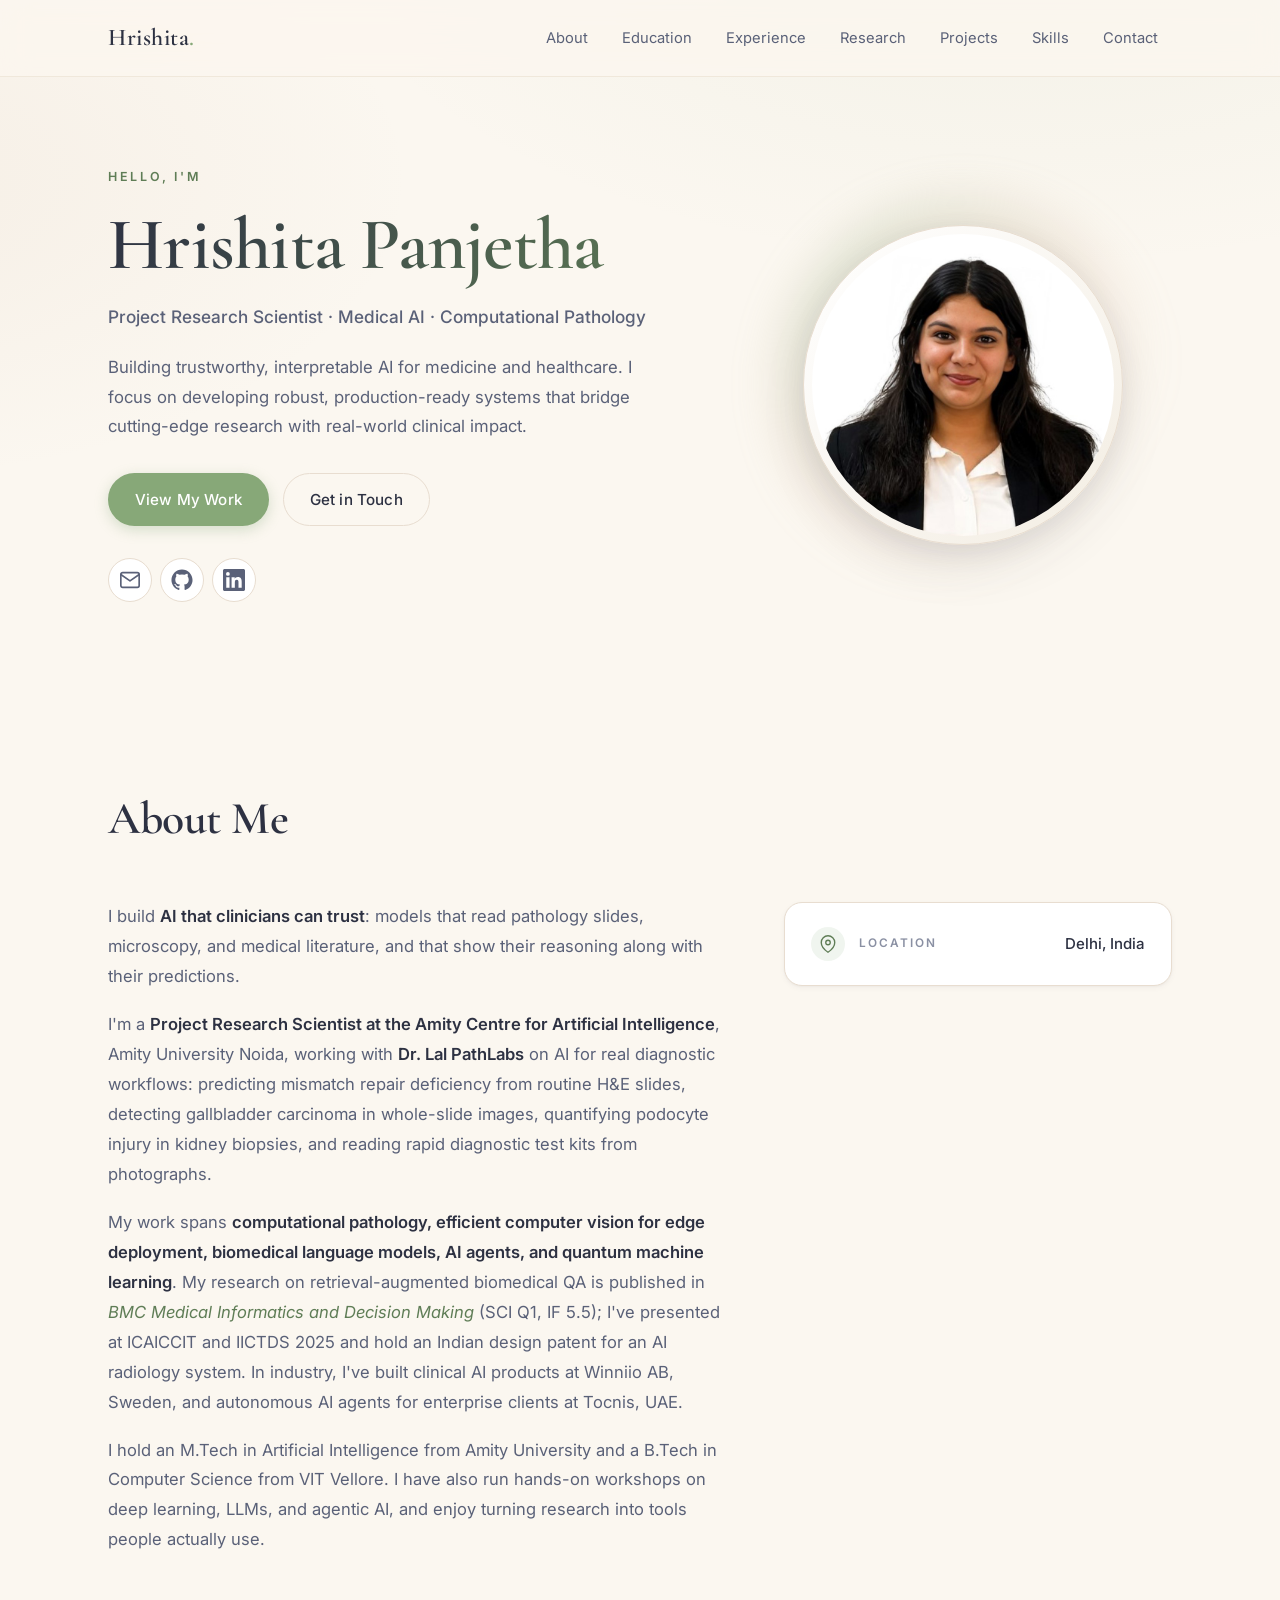
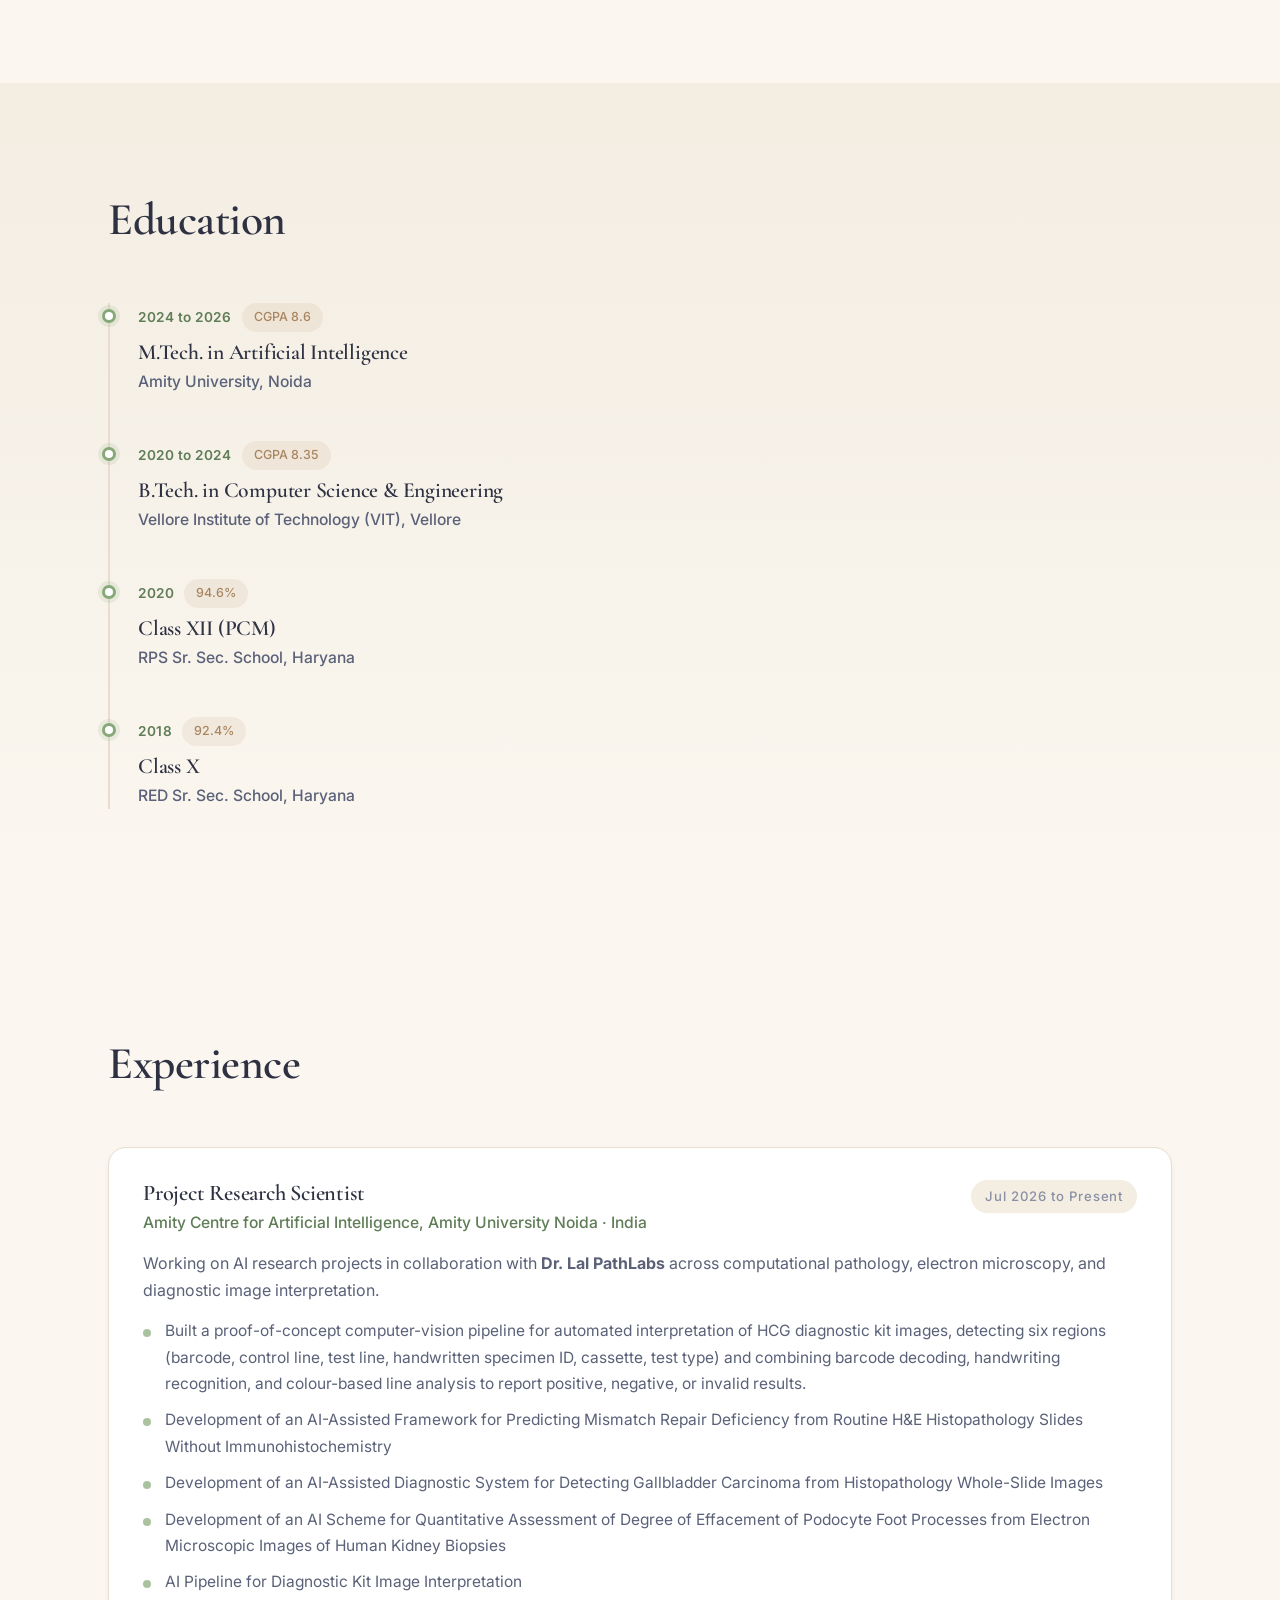
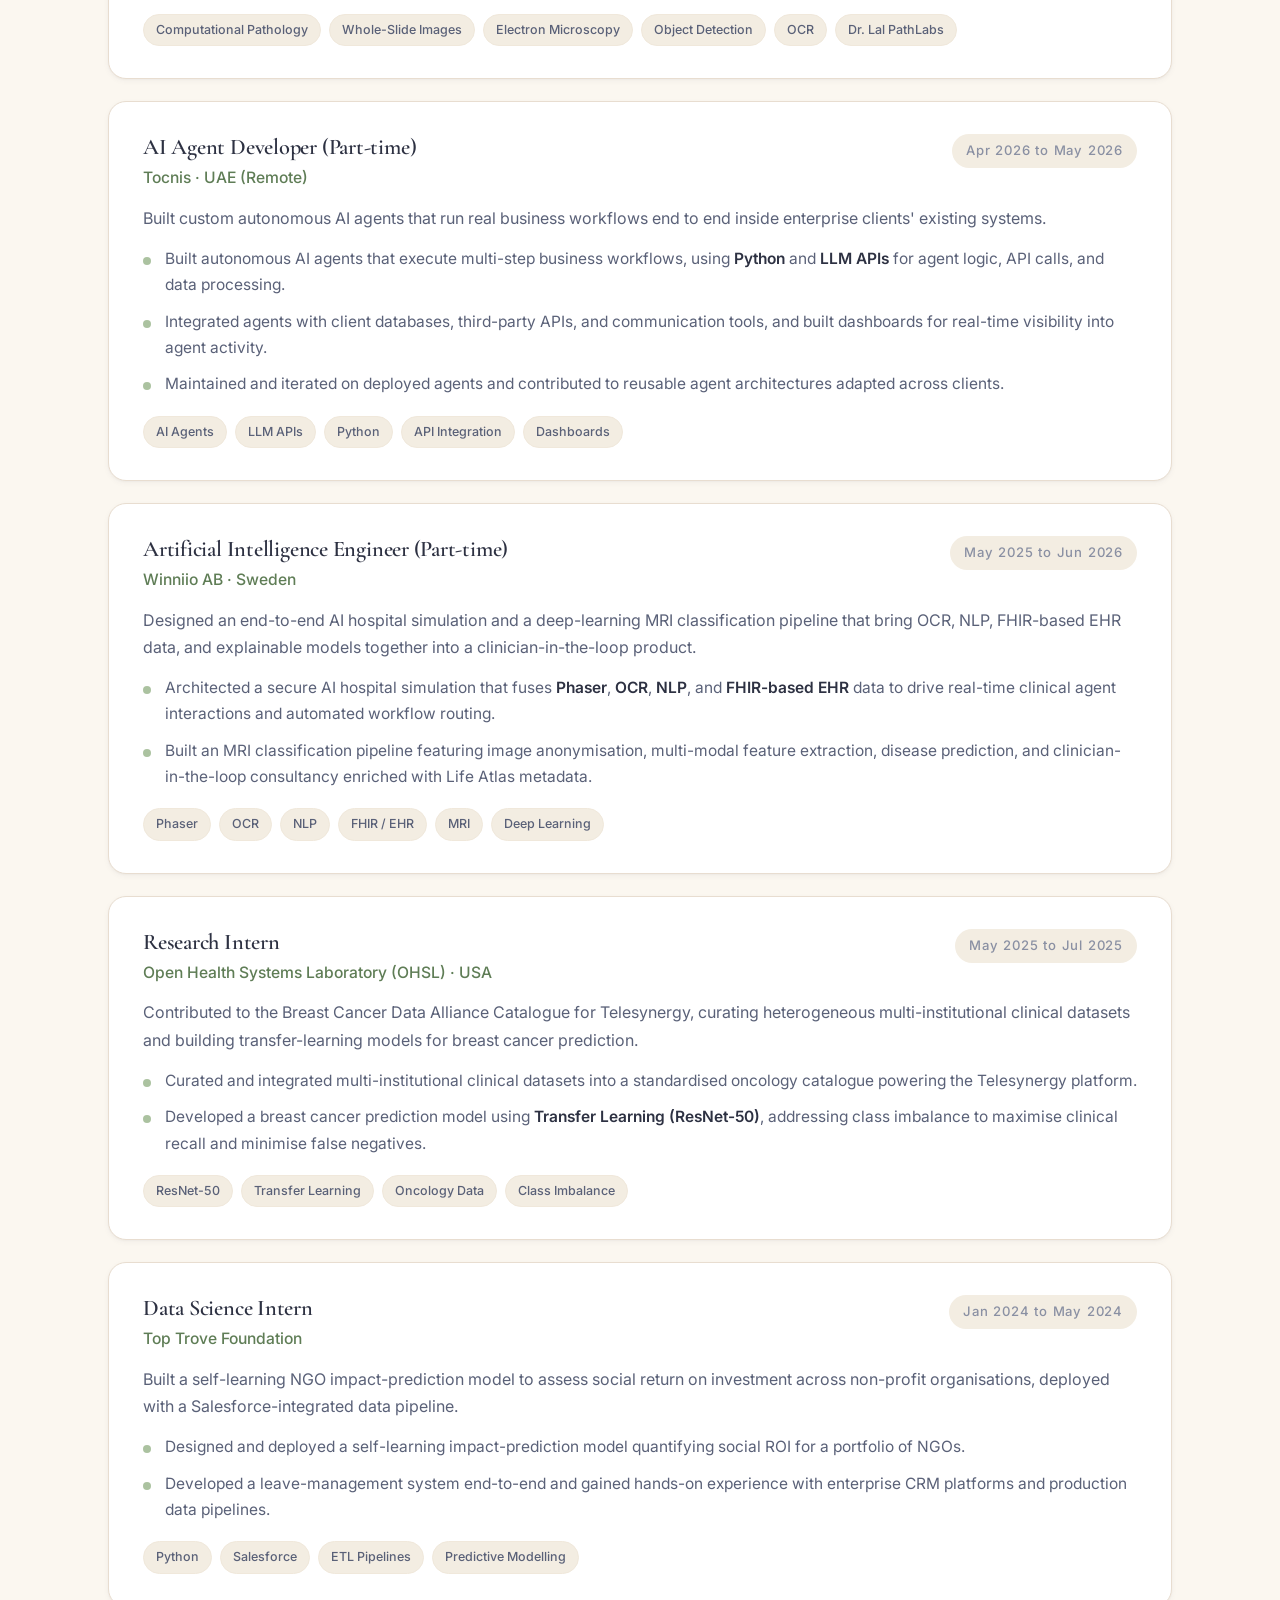
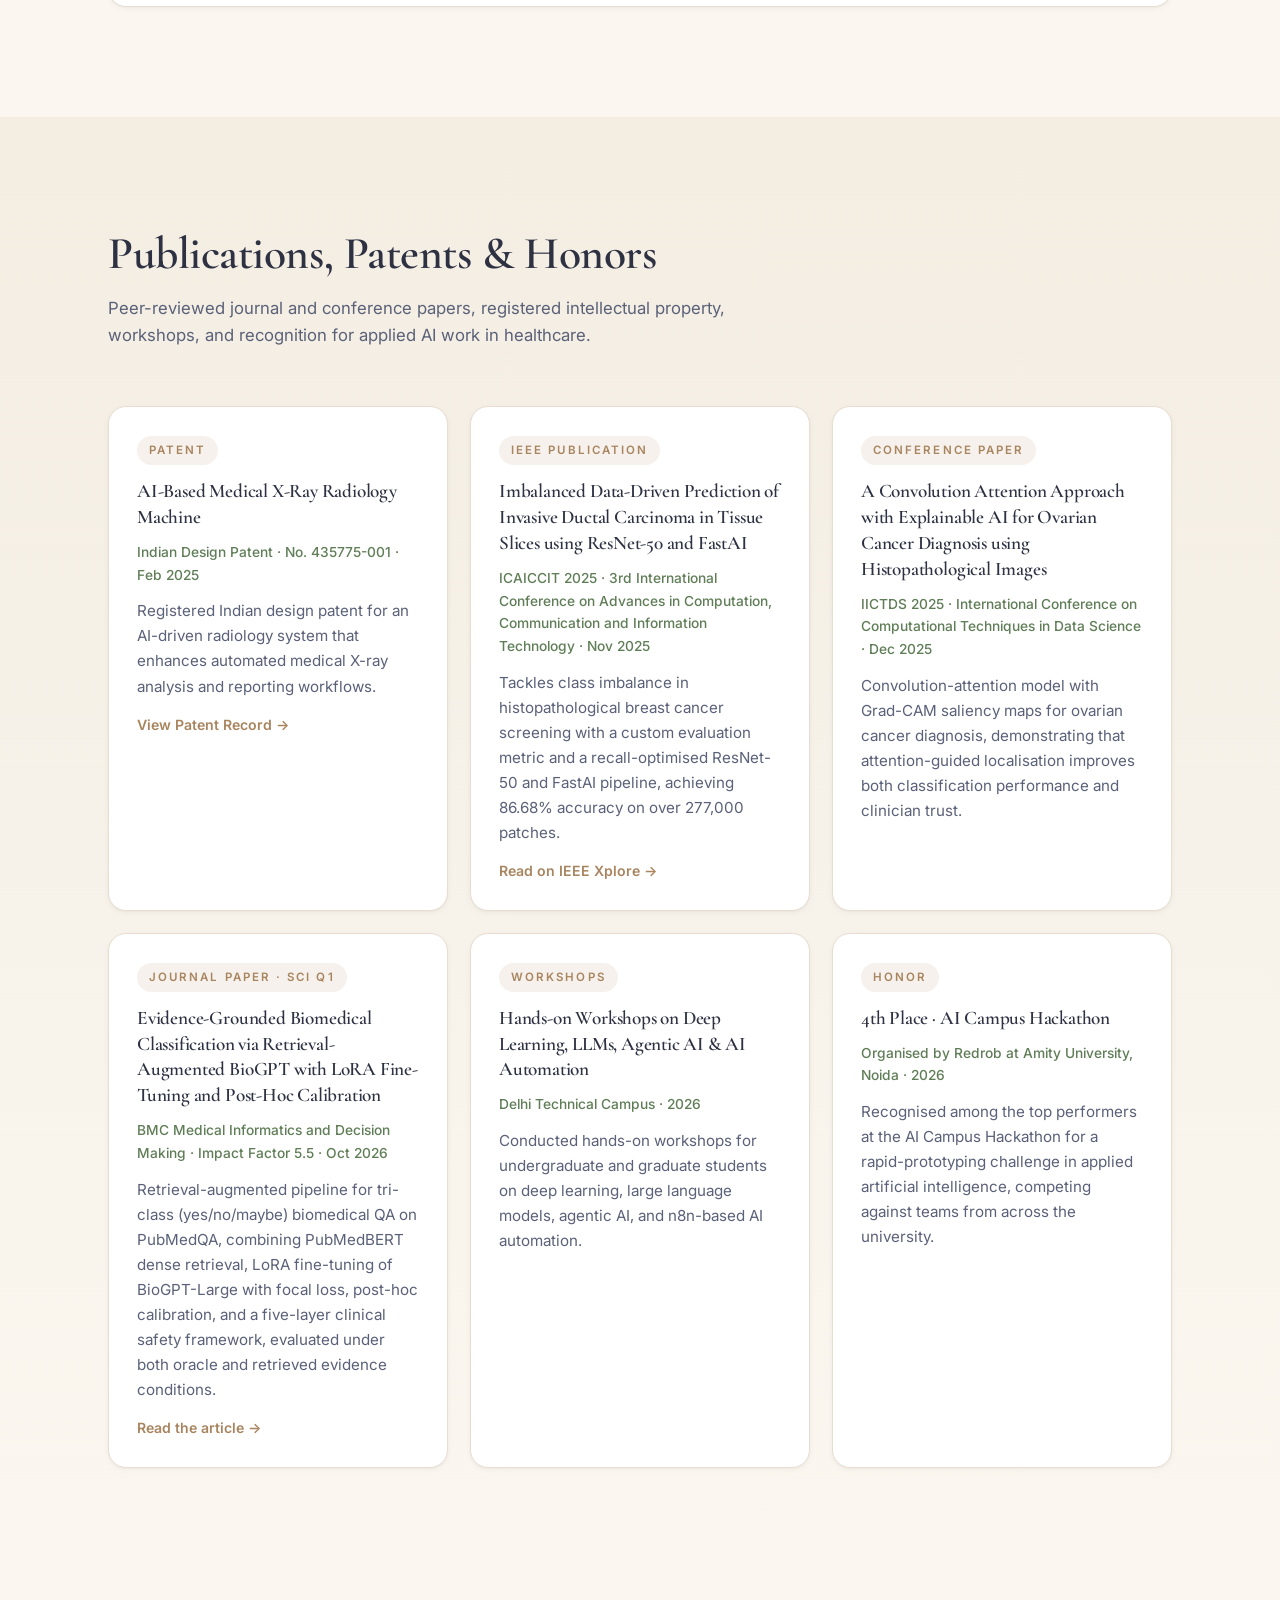
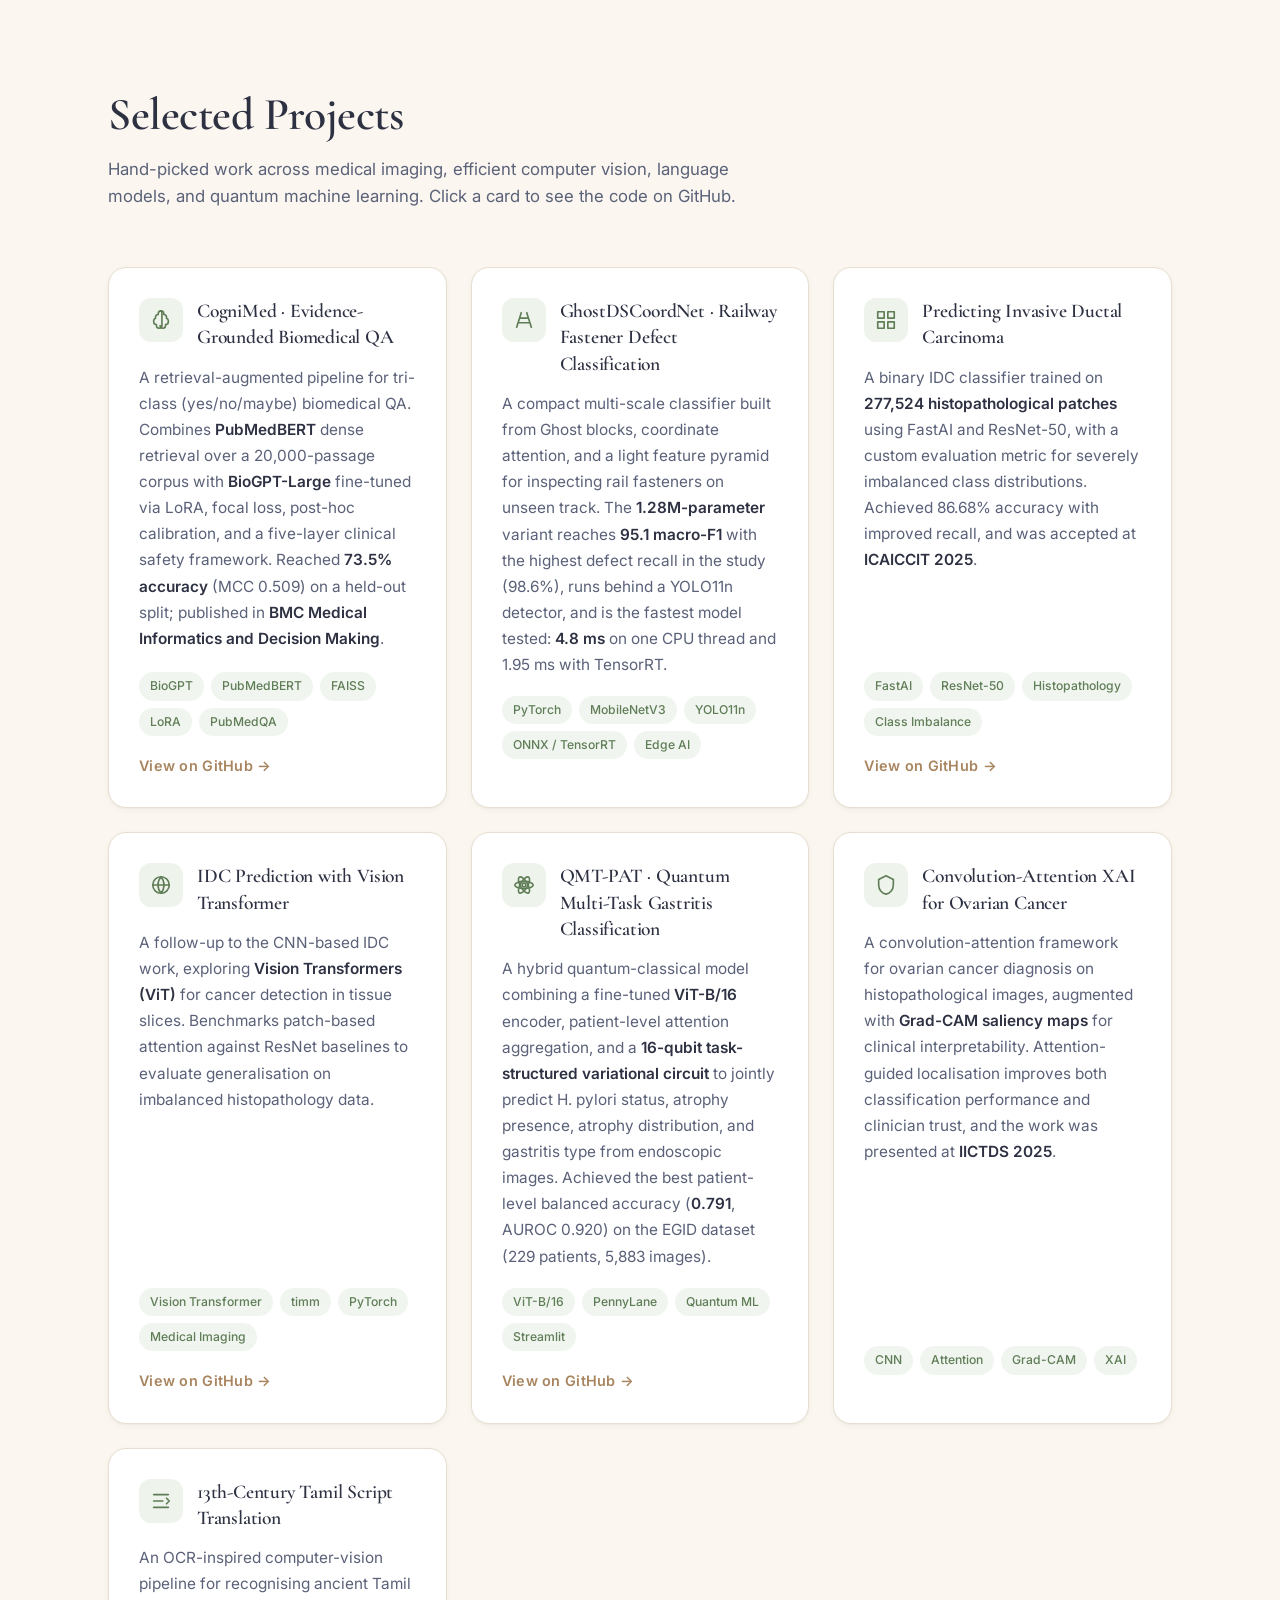
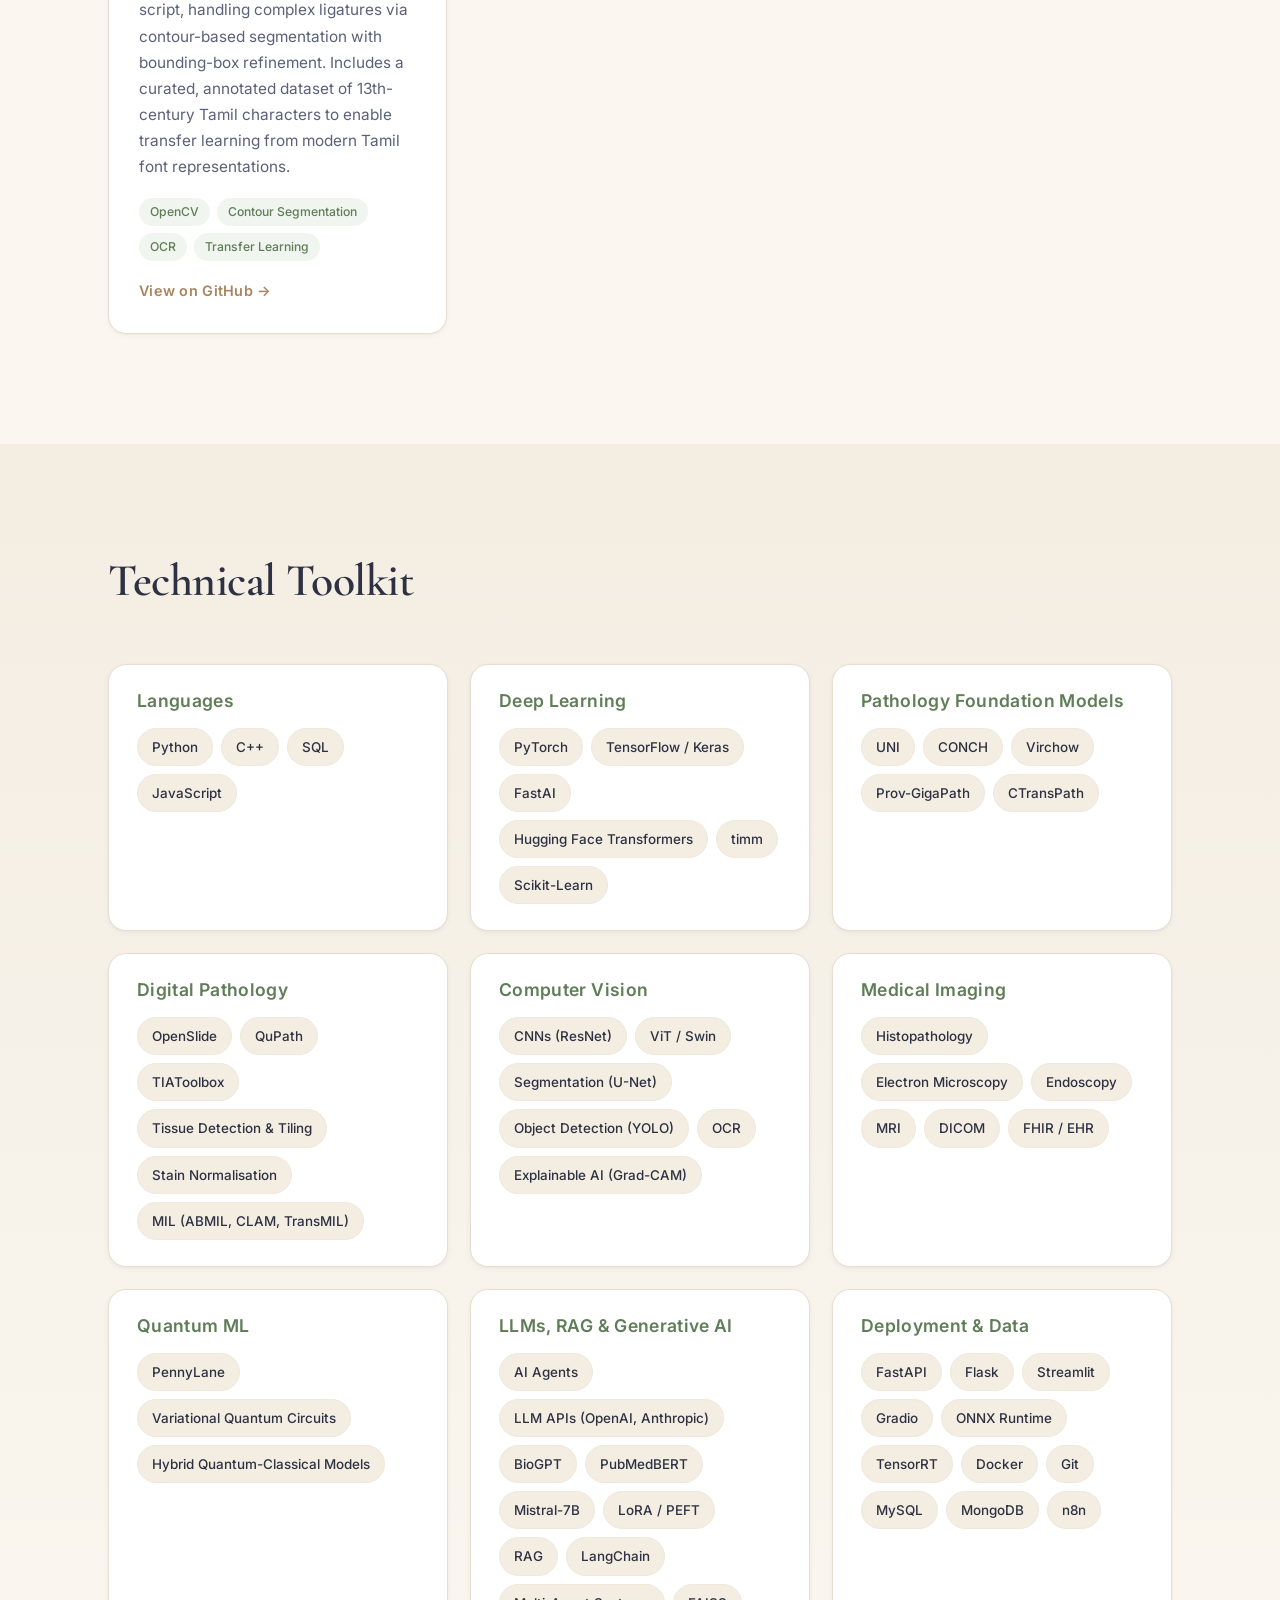
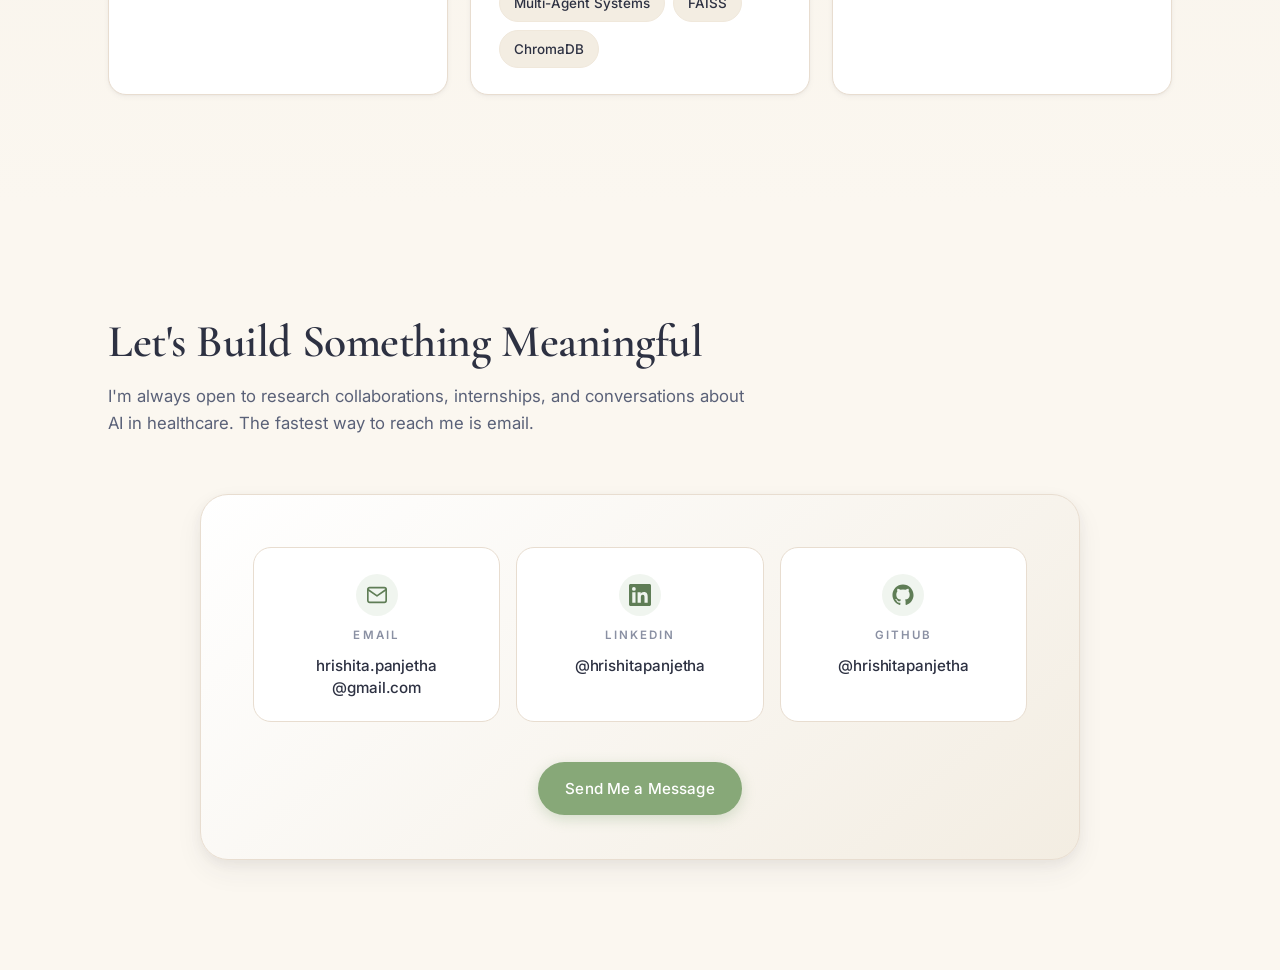
<file: old-design/index.html>
<!DOCTYPE html>
<html lang="en">

<head>
  <meta charset="UTF-8" />
  <meta name="viewport" content="width=device-width, initial-scale=1.0" />
  <title>Hrishita Panjetha · AI Researcher &amp; Engineer</title>
  <meta name="description"
    content="Portfolio of Hrishita Panjetha, AI researcher and engineer specialising in computational pathology, medical AI, and explainable deep learning." />
  <link rel="preconnect" href="https://fonts.googleapis.com" />
  <link rel="preconnect" href="https://fonts.gstatic.com" crossorigin />
  <link
    href="https://fonts.googleapis.com/css2?family=Cormorant+Garamond:wght@400;500;600;700&family=Inter:wght@300;400;500;600;700&display=swap"
    rel="stylesheet" />
  <link rel="stylesheet" href="../styles.css" />
</head>

<body>
  <!-- ============ NAV ============ -->
  <header class="site-header">
    <nav class="nav" aria-label="Primary">
      <a href="#home" class="nav-brand">Hrishita<span class="brand-dot">.</span></a>
      <input type="checkbox" id="nav-toggle" class="nav-toggle" aria-label="Toggle menu" />
      <label for="nav-toggle" class="nav-burger" aria-hidden="true">
        <span></span><span></span><span></span>
      </label>
      <ul class="nav-links">
        <li><a href="#about">About</a></li>
        <li><a href="#education">Education</a></li>
        <li><a href="#experience">Experience</a></li>
        <li><a href="#research">Research</a></li>
        <li><a href="#projects">Projects</a></li>
        <li><a href="#skills">Skills</a></li>
        <li><a href="#contact">Contact</a></li>
      </ul>
    </nav>
  </header>

  <main>
    <!-- ============ HERO ============ -->
    <section id="home" class="hero">
      <div class="hero-grid">
        <div class="hero-content">
          <p class="eyebrow">Hello, I'm</p>
          <h1 class="hero-title">Hrishita Panjetha</h1>
          <p class="hero-tagline">
            Project Research Scientist · Medical AI · Computational Pathology
          </p>
          <p class="hero-bio">
            Building trustworthy, interpretable AI for medicine and healthcare.
            I focus on developing robust, production-ready systems that bridge
            cutting-edge research with real-world clinical impact.
          </p>
          <div class="hero-actions">
            <a href="#projects" class="btn btn-primary">View My Work</a>
            <a href="#contact" class="btn btn-secondary">Get in Touch</a>
          </div>
          <div class="hero-socials">
            <a href="mailto:hrishita.panjetha@gmail.com" aria-label="Email" title="Email">
              <svg viewBox="0 0 24 24" width="22" height="22" fill="none" stroke="currentColor" stroke-width="1.8"
                stroke-linecap="round" stroke-linejoin="round">
                <path d="M4 4h16c1.1 0 2 .9 2 2v12c0 1.1-.9 2-2 2H4c-1.1 0-2-.9-2-2V6c0-1.1.9-2 2-2z" />
                <polyline points="22,6 12,13 2,6" />
              </svg>
            </a>
            <a href="https://github.com/hrishitapanjetha" target="_blank" rel="noopener" aria-label="GitHub"
              title="GitHub">
              <svg viewBox="0 0 24 24" width="22" height="22" fill="currentColor">
                <path
                  d="M12 .5C5.65.5.5 5.65.5 12c0 5.08 3.29 9.39 7.86 10.91.58.11.79-.25.79-.56 0-.28-.01-1.02-.02-2-3.2.7-3.87-1.54-3.87-1.54-.52-1.33-1.28-1.69-1.28-1.69-1.05-.72.08-.7.08-.7 1.16.08 1.77 1.19 1.77 1.19 1.03 1.77 2.7 1.26 3.36.96.1-.75.4-1.26.73-1.55-2.55-.29-5.24-1.28-5.24-5.69 0-1.26.45-2.29 1.18-3.1-.12-.29-.51-1.46.11-3.04 0 0 .96-.31 3.15 1.18a10.92 10.92 0 0 1 5.74 0c2.19-1.49 3.15-1.18 3.15-1.18.62 1.58.23 2.75.11 3.04.74.81 1.18 1.84 1.18 3.1 0 4.42-2.69 5.39-5.25 5.68.41.36.78 1.06.78 2.14 0 1.55-.01 2.8-.01 3.18 0 .31.21.68.8.56C20.21 21.39 23.5 17.08 23.5 12 23.5 5.65 18.35.5 12 .5z" />
              </svg>
            </a>
            <a href="https://linkedin.com/in/hrishitapanjetha" target="_blank" rel="noopener" aria-label="LinkedIn"
              title="LinkedIn">
              <svg viewBox="0 0 24 24" width="22" height="22" fill="currentColor">
                <path
                  d="M20.45 20.45h-3.55v-5.57c0-1.33-.02-3.03-1.85-3.03-1.85 0-2.13 1.45-2.13 2.94v5.66H9.36V9h3.41v1.56h.05c.47-.89 1.62-1.85 3.34-1.85 3.57 0 4.23 2.35 4.23 5.4v6.34zM5.34 7.43a2.06 2.06 0 1 1 0-4.12 2.06 2.06 0 0 1 0 4.12zM7.12 20.45H3.56V9h3.56v11.45zM22.22 0H1.77C.79 0 0 .77 0 1.73v20.54C0 23.23.79 24 1.77 24h20.45c.98 0 1.78-.77 1.78-1.73V1.73C24 .77 23.2 0 22.22 0z" />
              </svg>
            </a>
          </div>
        </div>
        <div class="hero-visual">
          <div class="avatar">
            <img src="../photo.jpg" alt="Hrishita Panjetha" class="avatar-img" />
          </div>
          <div class="avatar-glow"></div>
        </div>
      </div>
    </section>

    <!-- ============ ABOUT ============ -->
    <section id="about" class="section">
      <div class="section-head">
        <h2 class="section-title">About Me</h2>
      </div>
      <div class="about-grid">
        <div class="about-text">
          <p>
            I build <strong>AI that clinicians can trust</strong>: models
            that read pathology slides, microscopy, and medical literature,
            and that show their reasoning along with their predictions.
          </p>
          <p>
            I'm a <strong>Project Research Scientist at the Amity Centre for
            Artificial Intelligence</strong>, Amity University Noida, working
            with <strong>Dr. Lal PathLabs</strong> on AI for real diagnostic
            workflows: predicting mismatch repair deficiency from routine
            H&amp;E slides, detecting gallbladder carcinoma in whole-slide
            images, quantifying podocyte injury in kidney biopsies, and reading
            rapid diagnostic test kits from photographs.
          </p>
          <p>
            My work spans <strong>computational pathology, efficient computer
            vision for edge deployment, biomedical language models, AI agents,
            and quantum machine learning</strong>. My research on
            retrieval-augmented biomedical QA is published in <em>BMC Medical
            Informatics and Decision Making</em> (SCI Q1, IF 5.5); I've
            presented at ICAICCIT and IICTDS 2025 and hold an Indian design
            patent for an AI radiology system. In industry, I've built clinical
            AI products at Winniio AB, Sweden, and autonomous AI agents for
            enterprise clients at Tocnis, UAE.
          </p>
          <p>
            I hold an M.Tech in Artificial Intelligence from Amity University
            and a B.Tech in Computer Science from VIT Vellore. I have also run
            hands-on workshops on deep learning, LLMs, and agentic AI, and
            enjoy turning research into tools people actually use.
          </p>
        </div>
        <aside class="about-facts">
          <div class="fact">
            <span class="fact-icon" aria-hidden="true">
              <svg viewBox="0 0 24 24" width="18" height="18" fill="none" stroke="currentColor" stroke-width="1.8"
                stroke-linecap="round" stroke-linejoin="round">
                <path d="M21 10c0 7-9 13-9 13s-9-6-9-13a9 9 0 0 1 18 0z" />
                <circle cx="12" cy="10" r="3" />
              </svg>
            </span>
            <span class="fact-label">Location</span>
            <span class="fact-value">Delhi, India</span>
          </div>
        </aside>
      </div>
    </section>

    <!-- ============ EDUCATION ============ -->
    <section id="education" class="section section-alt">
      <div class="section-head">
        <h2 class="section-title">Education</h2>
      </div>
      <div class="timeline">
        <article class="timeline-item">
          <div class="timeline-dot"></div>
          <div class="timeline-content">
            <div class="timeline-meta">
              <span class="timeline-date">2024 to 2026</span>
              <span class="timeline-tag">CGPA 8.6</span>
            </div>
            <h3>M.Tech. in Artificial Intelligence</h3>
            <p class="timeline-place">Amity University, Noida</p>
          </div>
        </article>

        <article class="timeline-item">
          <div class="timeline-dot"></div>
          <div class="timeline-content">
            <div class="timeline-meta">
              <span class="timeline-date">2020 to 2024</span>
              <span class="timeline-tag">CGPA 8.35</span>
            </div>
            <h3>B.Tech. in Computer Science &amp; Engineering</h3>
            <p class="timeline-place">Vellore Institute of Technology (VIT), Vellore</p>
          </div>
        </article>

        <article class="timeline-item">
          <div class="timeline-dot"></div>
          <div class="timeline-content">
            <div class="timeline-meta">
              <span class="timeline-date">2020</span>
              <span class="timeline-tag">94.6%</span>
            </div>
            <h3>Class XII (PCM)</h3>
            <p class="timeline-place">RPS Sr. Sec. School, Haryana</p>
          </div>
        </article>

        <article class="timeline-item">
          <div class="timeline-dot"></div>
          <div class="timeline-content">
            <div class="timeline-meta">
              <span class="timeline-date">2018</span>
              <span class="timeline-tag">92.4%</span>
            </div>
            <h3>Class X</h3>
            <p class="timeline-place">RED Sr. Sec. School, Haryana</p>
          </div>
        </article>
      </div>
    </section>

    <!-- ============ EXPERIENCE ============ -->
    <section id="experience" class="section">
      <div class="section-head">
        <h2 class="section-title">Experience</h2>
      </div>

      <div class="exp-list">
        <article class="exp-card">
          <div class="exp-head">
            <div>
              <h3>Project Research Scientist</h3>
              <p class="exp-org">Amity Centre for Artificial Intelligence, Amity University Noida · India</p>
            </div>
            <span class="exp-date">Jul 2026 to Present</span>
          </div>
          <p class="exp-summary">
            Working on AI research projects in collaboration with
            <strong>Dr. Lal PathLabs</strong> across computational pathology,
            electron microscopy, and diagnostic image interpretation.
          </p>
          <ul class="exp-points">
            <li>
              Built a proof-of-concept computer-vision pipeline for automated
              interpretation of HCG diagnostic kit images, detecting six regions
              (barcode, control line, test line, handwritten specimen ID,
              cassette, test type) and combining barcode decoding, handwriting
              recognition, and colour-based line analysis to report positive,
              negative, or invalid results.
            </li>
            <li>Development of an AI-Assisted Framework for Predicting Mismatch Repair Deficiency from Routine H&amp;E Histopathology Slides Without Immunohistochemistry</li>
            <li>Development of an AI-Assisted Diagnostic System for Detecting Gallbladder Carcinoma from Histopathology Whole-Slide Images</li>
            <li>Development of an AI Scheme for Quantitative Assessment of Degree of Effacement of Podocyte Foot Processes from Electron Microscopic Images of Human Kidney Biopsies</li>
            <li>AI Pipeline for Diagnostic Kit Image Interpretation</li>
          </ul>
          <div class="exp-tags">
            <span>Computational Pathology</span><span>Whole-Slide Images</span><span>Electron Microscopy</span><span>Object Detection</span><span>OCR</span><span>Dr. Lal PathLabs</span>
          </div>
        </article>

        <article class="exp-card">
          <div class="exp-head">
            <div>
              <h3>AI Agent Developer (Part-time)</h3>
              <p class="exp-org">Tocnis · UAE (Remote)</p>
            </div>
            <span class="exp-date">Apr 2026 to May 2026</span>
          </div>
          <p class="exp-summary">
            Built custom autonomous AI agents that run real business workflows
            end to end inside enterprise clients' existing systems.
          </p>
          <ul class="exp-points">
            <li>
              Built autonomous AI agents that execute multi-step business
              workflows, using <strong>Python</strong> and <strong>LLM APIs</strong>
              for agent logic, API calls, and data processing.
            </li>
            <li>
              Integrated agents with client databases, third-party APIs, and
              communication tools, and built dashboards for real-time visibility
              into agent activity.
            </li>
            <li>
              Maintained and iterated on deployed agents and contributed to
              reusable agent architectures adapted across clients.
            </li>
          </ul>
          <div class="exp-tags">
            <span>AI Agents</span><span>LLM APIs</span><span>Python</span><span>API Integration</span><span>Dashboards</span>
          </div>
        </article>

        <article class="exp-card">
          <div class="exp-head">
            <div>
              <h3>Artificial Intelligence Engineer (Part-time)</h3>
              <p class="exp-org">Winniio AB · Sweden</p>
            </div>
            <span class="exp-date">May 2025 to Jun 2026</span>
          </div>
          <p class="exp-summary">
            Designed an end-to-end AI hospital simulation and a deep-learning
            MRI classification pipeline that bring OCR, NLP, FHIR-based EHR
            data, and explainable models together into a clinician-in-the-loop
            product.
          </p>
          <ul class="exp-points">
            <li>
              Architected a secure AI hospital simulation that fuses
              <strong>Phaser</strong>, <strong>OCR</strong>, <strong>NLP</strong>,
              and <strong>FHIR-based EHR</strong> data to drive real-time
              clinical agent interactions and automated workflow routing.
            </li>
            <li>
              Built an MRI classification pipeline featuring image
              anonymisation, multi-modal feature extraction, disease prediction,
              and clinician-in-the-loop consultancy enriched with Life Atlas
              metadata.
            </li>
          </ul>
          <div class="exp-tags">
            <span>Phaser</span><span>OCR</span><span>NLP</span><span>FHIR / EHR</span><span>MRI</span><span>Deep
              Learning</span>
          </div>
        </article>

        <article class="exp-card">
          <div class="exp-head">
            <div>
              <h3>Research Intern</h3>
              <p class="exp-org">Open Health Systems Laboratory (OHSL) · USA</p>
            </div>
            <span class="exp-date">May 2025 to Jul 2025</span>
          </div>
          <p class="exp-summary">
            Contributed to the Breast Cancer Data Alliance Catalogue for
            Telesynergy, curating heterogeneous multi-institutional clinical
            datasets and building transfer-learning models for breast cancer
            prediction.
          </p>
          <ul class="exp-points">
            <li>
              Curated and integrated multi-institutional clinical datasets into
              a standardised oncology catalogue powering the Telesynergy
              platform.
            </li>
            <li>
              Developed a breast cancer prediction model using
              <strong>Transfer Learning (ResNet-50)</strong>, addressing class
              imbalance to maximise clinical recall and minimise false
              negatives.
            </li>
          </ul>
          <div class="exp-tags">
            <span>ResNet-50</span><span>Transfer Learning</span><span>Oncology Data</span><span>Class Imbalance</span>
          </div>
        </article>

        <article class="exp-card">
          <div class="exp-head">
            <div>
              <h3>Data Science Intern</h3>
              <p class="exp-org">Top Trove Foundation</p>
            </div>
            <span class="exp-date">Jan 2024 to May 2024</span>
          </div>
          <p class="exp-summary">
            Built a self-learning NGO impact-prediction model to assess social
            return on investment across non-profit organisations, deployed with
            a Salesforce-integrated data pipeline.
          </p>
          <ul class="exp-points">
            <li>
              Designed and deployed a self-learning impact-prediction model
              quantifying social ROI for a portfolio of NGOs.
            </li>
            <li>
              Developed a leave-management system end-to-end and gained
              hands-on experience with enterprise CRM platforms and production
              data pipelines.
            </li>
          </ul>
          <div class="exp-tags">
            <span>Python</span><span>Salesforce</span><span>ETL Pipelines</span><span>Predictive Modelling</span>
          </div>
        </article>
      </div>
    </section>

    <!-- ============ RESEARCH PROFILE ============ -->
    <section id="research" class="section section-alt">
      <div class="section-head">
        <h2 class="section-title">Publications, Patents &amp; Honors</h2>
        <p class="section-sub">
          Peer-reviewed journal and conference papers, registered intellectual
          property, workshops, and recognition for applied AI work in healthcare.
        </p>
      </div>

      <div class="research-grid">
        <a class="research-card research-card--link"
          href="https://search.ipindia.gov.in/DesignQRStatus/PDF_Viewer.aspx?AppNo=NDM1Nzc1LTAwMQ==&amp;CNo=MTkwMTk5"
          target="_blank" rel="noopener">
          <div class="research-type">Patent</div>
          <h3>AI-Based Medical X-Ray Radiology Machine</h3>
          <p class="research-venue">Indian Design Patent · No. 435775-001 · Feb 2025</p>
          <p class="research-desc">
            Registered Indian design patent for an AI-driven radiology system
            that enhances automated medical X-ray analysis and reporting
            workflows.
          </p>
          <span class="research-link">View Patent Record →</span>
        </a>

        <a class="research-card research-card--link" href="https://ieeexplore.ieee.org/document/11434463"
          target="_blank" rel="noopener">
          <div class="research-type">IEEE Publication</div>
          <h3>
            Imbalanced Data-Driven Prediction of Invasive Ductal Carcinoma in
            Tissue Slices using ResNet-50 and FastAI
          </h3>
          <p class="research-venue">
            ICAICCIT 2025 · 3rd International Conference on Advances in
            Computation, Communication and Information Technology · Nov 2025
          </p>
          <p class="research-desc">
            Tackles class imbalance in histopathological breast cancer screening
            with a custom evaluation metric and a recall-optimised ResNet-50 and
            FastAI pipeline, achieving 86.68% accuracy on over 277,000 patches.
          </p>
          <span class="research-link">Read on IEEE Xplore →</span>
        </a>

        <article class="research-card">
          <div class="research-type">Conference Paper</div>
          <h3>
            A Convolution Attention Approach with Explainable AI for Ovarian
            Cancer Diagnosis using Histopathological Images
          </h3>
          <p class="research-venue">
            IICTDS 2025 · International Conference on Computational Techniques
            in Data Science · Dec 2025
          </p>
          <p class="research-desc">
            Convolution-attention model with Grad-CAM saliency maps for ovarian
            cancer diagnosis, demonstrating that attention-guided localisation
            improves both classification performance and clinician trust.
          </p>
        </article>

        <a class="research-card research-card--link" href="https://doi.org/10.1186/s12911-026-03937-9"
          target="_blank" rel="noopener">
          <div class="research-type">Journal Paper · SCI Q1</div>
          <h3>
            Evidence-Grounded Biomedical Classification via Retrieval-Augmented
            BioGPT with LoRA Fine-Tuning and Post-Hoc Calibration
          </h3>
          <p class="research-venue">BMC Medical Informatics and Decision Making · Impact Factor 5.5 · Oct 2026</p>
          <p class="research-desc">
            Retrieval-augmented pipeline for tri-class (yes/no/maybe) biomedical
            QA on PubMedQA, combining PubMedBERT dense retrieval, LoRA
            fine-tuning of BioGPT-Large with focal loss, post-hoc calibration,
            and a five-layer clinical safety framework, evaluated under both
            oracle and retrieved evidence conditions.
          </p>
          <span class="research-link">Read the article →</span>
        </a>

        <article class="research-card">
          <div class="research-type">Workshops</div>
          <h3>Hands-on Workshops on Deep Learning, LLMs, Agentic AI &amp; AI Automation</h3>
          <p class="research-venue">Delhi Technical Campus · 2026</p>
          <p class="research-desc">
            Conducted hands-on workshops for undergraduate and graduate
            students on deep learning, large language models, agentic AI, and
            n8n-based AI automation.
          </p>
        </article>

        <article class="research-card">
          <div class="research-type">Honor</div>
          <h3>4th Place · AI Campus Hackathon</h3>
          <p class="research-venue">
            Organised by Redrob at Amity University, Noida · 2026
          </p>
          <p class="research-desc">
            Recognised among the top performers at the AI Campus Hackathon for a
            rapid-prototyping challenge in applied artificial intelligence,
            competing against teams from across the university.
          </p>
        </article>
      </div>
    </section>

    <!-- ============ PROJECTS ============ -->
    <section id="projects" class="section">
      <div class="section-head">
        <h2 class="section-title">Selected Projects</h2>
        <p class="section-sub">
          Hand-picked work across medical imaging, efficient computer vision,
          language models, and quantum machine learning. Click a card to see the code on GitHub.
        </p>
      </div>

      <div class="projects-grid">

        <a class="project-card" href="https://github.com/hrishitapanjetha/cognimed" target="_blank" rel="noopener">
          <div class="project-card-head">
            <span class="project-icon" aria-hidden="true">
              <svg viewBox="0 0 24 24" width="22" height="22" fill="none" stroke="currentColor" stroke-width="1.8"
                stroke-linecap="round" stroke-linejoin="round">
                <path
                  d="M12 2a3 3 0 0 0-3 3v1a3 3 0 0 0-3 3v1a3 3 0 0 0-2 2.83V14a3 3 0 0 0 3 3v1a3 3 0 0 0 3 3 3 3 0 0 0 3-3V5a3 3 0 0 0-1-3z" />
                <path
                  d="M12 2a3 3 0 0 1 3 3v1a3 3 0 0 1 3 3v1a3 3 0 0 1 2 2.83V14a3 3 0 0 1-3 3v1a3 3 0 0 1-3 3 3 3 0 0 1-3-3" />
              </svg>
            </span>
            <h3>CogniMed · Evidence-Grounded Biomedical QA</h3>
          </div>
          <p class="project-summary">
            A retrieval-augmented pipeline for tri-class (yes/no/maybe)
            biomedical QA. Combines <strong>PubMedBERT</strong> dense retrieval
            over a 20,000-passage corpus with <strong>BioGPT-Large</strong>
            fine-tuned via LoRA, focal loss, post-hoc calibration, and a
            five-layer clinical safety framework. Reached <strong>73.5%
            accuracy</strong> (MCC 0.509) on a held-out split; published in
            <strong>BMC Medical Informatics and Decision Making</strong>.
          </p>
          <div class="project-tags">
            <span>BioGPT</span><span>PubMedBERT</span><span>FAISS</span><span>LoRA</span><span>PubMedQA</span>
          </div>
          <div class="project-link">View on GitHub →</div>
        </a>

        <div class="project-card">
          <div class="project-card-head">
            <span class="project-icon" aria-hidden="true">
              <svg viewBox="0 0 24 24" width="22" height="22" fill="none" stroke="currentColor" stroke-width="1.8"
                stroke-linecap="round" stroke-linejoin="round">
                <path d="M4 20 9 4M20 20 15 4M6 15h12M7.5 10h9" />
              </svg>
            </span>
            <h3>GhostDSCoordNet · Railway Fastener Defect Classification</h3>
          </div>
          <p class="project-summary">
            A compact multi-scale classifier built from Ghost blocks, coordinate
            attention, and a light feature pyramid for inspecting rail
            fasteners on unseen track. The <strong>1.28M-parameter</strong>
            variant reaches <strong>95.1 macro-F1</strong> with the highest
            defect recall in the study (98.6%), runs behind a YOLO11n detector,
            and is the fastest model tested: <strong>4.8 ms</strong> on one CPU
            thread and 1.95 ms with TensorRT.
          </p>
          <div class="project-tags">
            <span>PyTorch</span><span>MobileNetV3</span><span>YOLO11n</span><span>ONNX / TensorRT</span><span>Edge AI</span>
          </div>
        </div>

        <a class="project-card" href="https://github.com/hrishitapanjetha/Predicting-Invasive-Ductal-Carcinoma"
          target="_blank" rel="noopener">
          <div class="project-card-head">
            <span class="project-icon" aria-hidden="true">
              <svg viewBox="0 0 24 24" width="22" height="22" fill="none" stroke="currentColor" stroke-width="1.8"
                stroke-linecap="round" stroke-linejoin="round">
                <path d="M3 3h7v7H3zM14 3h7v7h-7zM14 14h7v7h-7zM3 14h7v7H3z" />
              </svg>
            </span>
            <h3>Predicting Invasive Ductal Carcinoma</h3>
          </div>
          <p class="project-summary">
            A binary IDC classifier trained on
            <strong>277,524 histopathological patches</strong> using FastAI and
            ResNet-50, with a custom evaluation metric for severely imbalanced
            class distributions. Achieved 86.68% accuracy with improved recall,
            and was accepted at <strong>ICAICCIT 2025</strong>.
          </p>
          <div class="project-tags">
            <span>FastAI</span><span>ResNet-50</span><span>Histopathology</span><span>Class Imbalance</span>
          </div>
          <div class="project-link">View on GitHub →</div>
        </a>

        <a class="project-card"
          href="https://github.com/hrishitapanjetha/Predicting-Invasive-Ductal-Carcinoma-in-Tissue-Slices-using-Vision-Transformer"
          target="_blank" rel="noopener">
          <div class="project-card-head">
            <span class="project-icon" aria-hidden="true">
              <svg viewBox="0 0 24 24" width="22" height="22" fill="none" stroke="currentColor" stroke-width="1.8"
                stroke-linecap="round" stroke-linejoin="round">
                <circle cx="12" cy="12" r="9" />
                <path d="M3 12h18M12 3a14 14 0 0 1 0 18M12 3a14 14 0 0 0 0 18" />
              </svg>
            </span>
            <h3>IDC Prediction with Vision Transformer</h3>
          </div>
          <p class="project-summary">
            A follow-up to the CNN-based IDC work, exploring
            <strong>Vision Transformers (ViT)</strong> for cancer detection in
            tissue slices. Benchmarks patch-based attention against ResNet
            baselines to evaluate generalisation on imbalanced histopathology
            data.
          </p>
          <div class="project-tags">
            <span>Vision Transformer</span><span>timm</span><span>PyTorch</span><span>Medical Imaging</span>
          </div>
          <div class="project-link">View on GitHub →</div>
        </a>

        <a class="project-card" href="https://github.com/hrishitapanjetha/qmt-pat-streamlit" target="_blank"
          rel="noopener">
          <div class="project-card-head">
            <span class="project-icon" aria-hidden="true">
              <svg viewBox="0 0 24 24" width="22" height="22" fill="none" stroke="currentColor" stroke-width="1.8"
                stroke-linecap="round" stroke-linejoin="round">
                <circle cx="12" cy="12" r="2" />
                <ellipse cx="12" cy="12" rx="10" ry="4" />
                <ellipse cx="12" cy="12" rx="10" ry="4" transform="rotate(60 12 12)" />
                <ellipse cx="12" cy="12" rx="10" ry="4" transform="rotate(120 12 12)" />
              </svg>
            </span>
            <h3>QMT-PAT · Quantum Multi-Task Gastritis Classification</h3>
          </div>
          <p class="project-summary">
            A hybrid quantum-classical model combining a fine-tuned
            <strong>ViT-B/16</strong> encoder, patient-level attention
            aggregation, and a <strong>16-qubit task-structured variational
            circuit</strong> to jointly predict H. pylori status, atrophy
            presence, atrophy distribution, and gastritis type from endoscopic
            images. Achieved the best patient-level balanced accuracy
            (<strong>0.791</strong>, AUROC 0.920) on the EGID dataset (229
            patients, 5,883 images).
          </p>
          <div class="project-tags">
            <span>ViT-B/16</span><span>PennyLane</span><span>Quantum ML</span><span>Streamlit</span>
          </div>
          <div class="project-link">View on GitHub →</div>
        </a>

        <div class="project-card">
          <div class="project-card-head">
            <span class="project-icon" aria-hidden="true">
              <svg viewBox="0 0 24 24" width="22" height="22" fill="none" stroke="currentColor" stroke-width="1.8"
                stroke-linecap="round" stroke-linejoin="round">
                <path d="M12 2 4 6v6c0 5 3.4 9.4 8 10 4.6-.6 8-5 8-10V6l-8-4z" />
              </svg>
            </span>
            <h3>Convolution-Attention XAI for Ovarian Cancer</h3>
          </div>
          <p class="project-summary">
            A convolution-attention framework for ovarian cancer diagnosis on
            histopathological images, augmented with
            <strong>Grad-CAM saliency maps</strong> for clinical
            interpretability. Attention-guided localisation improves both
            classification performance and clinician trust, and the work was
            presented at <strong>IICTDS 2025</strong>.
          </p>
          <div class="project-tags">
            <span>CNN</span><span>Attention</span><span>Grad-CAM</span><span>XAI</span>
          </div>
        </div>

        <a class="project-card"
          href="https://github.com/hrishitapanjetha/Machine-Translation-of-13th-century-Tamil-Script-to-Modern-Tamil"
          target="_blank" rel="noopener">
          <div class="project-card-head">
            <span class="project-icon" aria-hidden="true">
              <svg viewBox="0 0 24 24" width="22" height="22" fill="none" stroke="currentColor" stroke-width="1.8"
                stroke-linecap="round" stroke-linejoin="round">
                <path d="M4 5h16M4 12h10M4 19h16" />
                <path d="M18 9l3 3-3 3" />
              </svg>
            </span>
            <h3>13th-Century Tamil Script Translation</h3>
          </div>
          <p class="project-summary">
            An OCR-inspired computer-vision pipeline for recognising ancient
            Tamil script, handling complex ligatures via contour-based
            segmentation with bounding-box refinement. Includes a curated,
            annotated dataset of 13th-century Tamil characters to enable
            transfer learning from modern Tamil font representations.
          </p>
          <div class="project-tags">
            <span>OpenCV</span><span>Contour Segmentation</span><span>OCR</span><span>Transfer Learning</span>
          </div>
          <div class="project-link">View on GitHub →</div>
        </a>
      </div>
    </section>

    <!-- ============ SKILLS ============ -->
    <section id="skills" class="section section-alt">
      <div class="section-head">
        <h2 class="section-title">Technical Toolkit</h2>
      </div>
      <div class="skills-grid">
        <div class="skill-group">
          <h3>Languages</h3>
          <div class="skill-tags">
            <span>Python</span><span>C++</span><span>SQL</span><span>JavaScript</span>
          </div>
        </div>
        <div class="skill-group">
          <h3>Deep Learning</h3>
          <div class="skill-tags">
            <span>PyTorch</span><span>TensorFlow / Keras</span><span>FastAI</span><span>Hugging Face Transformers</span><span>timm</span><span>Scikit-Learn</span>
          </div>
        </div>
        <div class="skill-group">
          <h3>Pathology Foundation Models</h3>
          <div class="skill-tags">
            <span>UNI</span><span>CONCH</span><span>Virchow</span><span>Prov-GigaPath</span><span>CTransPath</span>
          </div>
        </div>
        <div class="skill-group">
          <h3>Digital Pathology</h3>
          <div class="skill-tags">
            <span>OpenSlide</span><span>QuPath</span><span>TIAToolbox</span><span>Tissue Detection &amp; Tiling</span><span>Stain Normalisation</span><span>MIL (ABMIL, CLAM, TransMIL)</span>
          </div>
        </div>
        <div class="skill-group">
          <h3>Computer Vision</h3>
          <div class="skill-tags">
            <span>CNNs (ResNet)</span><span>ViT / Swin</span><span>Segmentation (U-Net)</span><span>Object Detection (YOLO)</span><span>OCR</span><span>Explainable AI (Grad-CAM)</span>
          </div>
        </div>
        <div class="skill-group">
          <h3>Medical Imaging</h3>
          <div class="skill-tags">
            <span>Histopathology</span><span>Electron Microscopy</span><span>Endoscopy</span><span>MRI</span><span>DICOM</span><span>FHIR / EHR</span>
          </div>
        </div>
        <div class="skill-group">
          <h3>Quantum ML</h3>
          <div class="skill-tags">
            <span>PennyLane</span><span>Variational Quantum Circuits</span><span>Hybrid Quantum-Classical Models</span>
          </div>
        </div>
        <div class="skill-group">
          <h3>LLMs, RAG &amp; Generative AI</h3>
          <div class="skill-tags">
            <span>AI Agents</span><span>LLM APIs (OpenAI, Anthropic)</span><span>BioGPT</span><span>PubMedBERT</span><span>Mistral-7B</span><span>LoRA / PEFT</span><span>RAG</span><span>LangChain</span><span>Multi-Agent Systems</span><span>FAISS</span><span>ChromaDB</span>
          </div>
        </div>
        <div class="skill-group">
          <h3>Deployment &amp; Data</h3>
          <div class="skill-tags">
            <span>FastAPI</span><span>Flask</span><span>Streamlit</span><span>Gradio</span><span>ONNX Runtime</span><span>TensorRT</span><span>Docker</span><span>Git</span><span>MySQL</span><span>MongoDB</span><span>n8n</span>
          </div>
        </div>
      </div>
    </section>

    <!-- ============ CONTACT ============ -->
    <section id="contact" class="section">
      <div class="section-head">
        <h2 class="section-title">Let's Build Something Meaningful</h2>
        <p class="section-sub">
          I'm always open to research collaborations, internships, and
          conversations about AI in healthcare. The fastest way to reach me is
          email.
        </p>
      </div>

      <div class="contact-card">
        <div class="contact-grid">
          <a class="contact-item" href="mailto:hrishita.panjetha@gmail.com">
            <span class="contact-icon" aria-hidden="true">
              <svg viewBox="0 0 24 24" width="22" height="22" fill="none" stroke="currentColor" stroke-width="1.8"
                stroke-linecap="round" stroke-linejoin="round">
                <path d="M4 4h16c1.1 0 2 .9 2 2v12c0 1.1-.9 2-2 2H4c-1.1 0-2-.9-2-2V6c0-1.1.9-2 2-2z" />
                <polyline points="22,6 12,13 2,6" />
              </svg>
            </span>
            <span class="contact-label">Email</span>
            <span class="contact-value">hrishita.panjetha<wbr />@gmail.com</span>
          </a>
          <a class="contact-item" href="https://linkedin.com/in/hrishitapanjetha" target="_blank" rel="noopener">
            <span class="contact-icon" aria-hidden="true">
              <svg viewBox="0 0 24 24" width="22" height="22" fill="currentColor">
                <path
                  d="M20.45 20.45h-3.55v-5.57c0-1.33-.02-3.03-1.85-3.03-1.85 0-2.13 1.45-2.13 2.94v5.66H9.36V9h3.41v1.56h.05c.47-.89 1.62-1.85 3.34-1.85 3.57 0 4.23 2.35 4.23 5.4v6.34zM5.34 7.43a2.06 2.06 0 1 1 0-4.12 2.06 2.06 0 0 1 0 4.12zM7.12 20.45H3.56V9h3.56v11.45zM22.22 0H1.77C.79 0 0 .77 0 1.73v20.54C0 23.23.79 24 1.77 24h20.45c.98 0 1.78-.77 1.78-1.73V1.73C24 .77 23.2 0 22.22 0z" />
              </svg>
            </span>
            <span class="contact-label">LinkedIn</span>
            <span class="contact-value">@hrishitapanjetha</span>
          </a>
          <a class="contact-item" href="https://github.com/hrishitapanjetha" target="_blank" rel="noopener">
            <span class="contact-icon" aria-hidden="true">
              <svg viewBox="0 0 24 24" width="22" height="22" fill="currentColor">
                <path
                  d="M12 .5C5.65.5.5 5.65.5 12c0 5.08 3.29 9.39 7.86 10.91.58.11.79-.25.79-.56 0-.28-.01-1.02-.02-2-3.2.7-3.87-1.54-3.87-1.54-.52-1.33-1.28-1.69-1.28-1.69-1.05-.72.08-.7.08-.7 1.16.08 1.77 1.19 1.77 1.19 1.03 1.77 2.7 1.26 3.36.96.1-.75.4-1.26.73-1.55-2.55-.29-5.24-1.28-5.24-5.69 0-1.26.45-2.29 1.18-3.1-.12-.29-.51-1.46.11-3.04 0 0 .96-.31 3.15 1.18a10.92 10.92 0 0 1 5.74 0c2.19-1.49 3.15-1.18 3.15-1.18.62 1.58.23 2.75.11 3.04.74.81 1.18 1.84 1.18 3.1 0 4.42-2.69 5.39-5.25 5.68.41.36.78 1.06.78 2.14 0 1.55-.01 2.8-.01 3.18 0 .31.21.68.8.56C20.21 21.39 23.5 17.08 23.5 12 23.5 5.65 18.35.5 12 .5z" />
              </svg>
            </span>
            <span class="contact-label">GitHub</span>
            <span class="contact-value">@hrishitapanjetha</span>
          </a>
        </div>
        <a class="btn btn-primary contact-cta" href="mailto:hrishita.panjetha@gmail.com">Send Me a Message</a>
      </div>
    </section>
  </main>
</body>

</html>
</file>
<file: styles.css>
/* =====================================================
   Hrishita Panjetha Portfolio
   Theme: Light, soothing, academic-modern
   Pure HTML + CSS, ready for GitHub Pages
   ===================================================== */

/* ---------- Design tokens ---------- */
:root {
  /* Surfaces */
  --bg: #fbf7f0;             /* warm cream */
  --bg-alt: #f3ede2;         /* slightly deeper cream */
  --surface: #ffffff;        /* card */
  --surface-tint: #fcf8f2;   /* faint warm tint */

  /* Text */
  --text: #2d3142;           /* deep slate */
  --text-soft: #5a6178;
  --text-muted: #8a90a3;

  /* Accents */
  --sage: #87a878;           /* primary accent, soft sage */
  --sage-deep: #5f7d56;
  --tan: #c9a88a;            /* warm secondary accent */
  --tan-deep: #a8855f;
  --blush: #e8d5c4;           /* gentle highlight */

  /* Lines & shadows */
  --line: #e8ddd0;
  --line-soft: #f0e8db;
  --shadow-sm: 0 1px 2px rgba(45, 49, 66, 0.04),
               0 2px 6px rgba(45, 49, 66, 0.04);
  --shadow-md: 0 4px 12px rgba(45, 49, 66, 0.06),
               0 12px 28px rgba(45, 49, 66, 0.06);
  --shadow-lg: 0 8px 24px rgba(45, 49, 66, 0.08),
               0 24px 48px rgba(45, 49, 66, 0.08);

  /* Type */
  --font-serif: "Cormorant Garamond", "Iowan Old Style", Georgia, serif;
  --font-sans: "Inter", -apple-system, BlinkMacSystemFont, "Segoe UI", Roboto,
    sans-serif;

  /* Layout */
  --maxw: 1120px;
  --radius: 18px;
  --radius-sm: 10px;
  --radius-lg: 28px;

  --ease: cubic-bezier(0.22, 0.61, 0.36, 1);
}

/* ---------- Base reset ---------- */
*,
*::before,
*::after {
  box-sizing: border-box;
}
html {
  scroll-behavior: smooth;
  scroll-padding-top: 80px;
}
body {
  margin: 0;
  font-family: var(--font-sans);
  font-size: 16px;
  line-height: 1.65;
  color: var(--text);
  background: var(--bg);
  -webkit-font-smoothing: antialiased;
  -moz-osx-font-smoothing: grayscale;
  overflow-x: clip;
  background-image: radial-gradient(
      1200px 600px at 80% -10%,
      rgba(135, 168, 120, 0.08),
      transparent 60%
    ),
    radial-gradient(
      900px 500px at -10% 20%,
      rgba(201, 168, 138, 0.1),
      transparent 60%
    );
  background-attachment: fixed;
}

img {
  max-width: 100%;
  display: block;
}
a {
  color: inherit;
  text-decoration: none;
}
ul {
  list-style: none;
  padding: 0;
  margin: 0;
}
h1,
h2,
h3,
h4 {
  font-family: var(--font-serif);
  font-weight: 600;
  color: var(--text);
  letter-spacing: -0.01em;
  line-height: 1.18;
  margin: 0;
}

/* ---------- Header / Nav ---------- */
.site-header {
  position: sticky;
  top: 0;
  z-index: 50;
  background: rgba(251, 247, 240, 0.78);
  backdrop-filter: saturate(150%) blur(14px);
  -webkit-backdrop-filter: saturate(150%) blur(14px);
  border-bottom: 1px solid var(--line-soft);
}

.nav {
  max-width: var(--maxw);
  margin: 0 auto;
  padding: 18px 28px;
  display: flex;
  align-items: center;
  justify-content: space-between;
  gap: 24px;
}
.nav-brand {
  font-family: var(--font-serif);
  font-size: 1.5rem;
  font-weight: 600;
  letter-spacing: 0.5px;
  color: var(--text);
}
.brand-dot {
  color: var(--sage);
}
.nav-links {
  display: flex;
  gap: 6px;
  align-items: center;
}
.nav-links a {
  display: inline-block;
  padding: 8px 14px;
  font-size: 0.92rem;
  color: var(--text-soft);
  border-radius: 999px;
  transition: color 0.25s var(--ease), background 0.25s var(--ease);
}
.nav-links a:hover {
  color: var(--sage-deep);
  background: rgba(135, 168, 120, 0.1);
}

/* Mobile burger (CSS-only) */
.nav-toggle {
  display: none;
}
.nav-burger {
  display: none;
  width: 32px;
  height: 32px;
  cursor: pointer;
  flex-direction: column;
  justify-content: center;
  align-items: center;
  gap: 5px;
}
.nav-burger span {
  display: block;
  width: 22px;
  height: 2px;
  background: var(--text);
  border-radius: 2px;
  transition: transform 0.3s var(--ease), opacity 0.3s var(--ease);
}

/* ---------- Buttons ---------- */
.btn {
  display: inline-flex;
  align-items: center;
  justify-content: center;
  padding: 13px 26px;
  font-size: 0.95rem;
  font-weight: 500;
  letter-spacing: 0.01em;
  border-radius: 999px;
  border: 1px solid transparent;
  cursor: pointer;
  transition: transform 0.25s var(--ease), box-shadow 0.25s var(--ease),
    background 0.25s var(--ease), color 0.25s var(--ease),
    border-color 0.25s var(--ease);
}
.btn-primary {
  background: var(--sage);
  color: #ffffff;
  box-shadow: 0 4px 14px rgba(135, 168, 120, 0.32);
}
.btn-primary:hover {
  background: var(--sage-deep);
  transform: translateY(-2px);
  box-shadow: 0 8px 20px rgba(95, 125, 86, 0.34);
}
.btn-secondary {
  background: transparent;
  color: var(--text);
  border-color: var(--line);
}
.btn-secondary:hover {
  border-color: var(--tan-deep);
  color: var(--tan-deep);
  transform: translateY(-2px);
}

/* ---------- Section scaffold ---------- */
.section {
  max-width: var(--maxw);
  margin: 0 auto;
  padding: 110px 28px;
}
.section.section-alt {
  position: relative;
  isolation: isolate;
}
.section.section-alt::before {
  content: "";
  position: absolute;
  top: 0;
  bottom: 0;
  left: calc((100% - 100vw) / 2);
  width: 100vw;
  background: linear-gradient(180deg, var(--bg-alt) 0%, var(--bg) 100%);
  z-index: -1;
  pointer-events: none;
}
.section-head {
  margin-bottom: 56px;
}
.eyebrow {
  font-family: var(--font-sans);
  font-size: 0.78rem;
  letter-spacing: 0.22em;
  text-transform: uppercase;
  color: var(--sage-deep);
  font-weight: 600;
  margin: 0 0 14px;
}
.section-title {
  font-size: clamp(2rem, 4.2vw, 2.85rem);
  margin: 0 0 14px;
}
.section-sub {
  color: var(--text-soft);
  font-size: 1.05rem;
  margin: 0;
  max-width: 640px;
}

/* ---------- Hero ---------- */
.hero {
  max-width: var(--maxw);
  margin: 0 auto;
  padding: 90px 28px 80px;
}
.hero-grid {
  display: grid;
  grid-template-columns: 1.4fr 1fr;
  gap: 60px;
  align-items: center;
}
.hero-title {
  font-size: clamp(2.8rem, 6.5vw, 4.6rem);
  margin: 6px 0 14px;
  background: linear-gradient(120deg, var(--text) 0%, var(--sage-deep) 100%);
  -webkit-background-clip: text;
  background-clip: text;
  color: transparent;
}
.hero-tagline {
  font-size: 1.08rem;
  color: var(--text-soft);
  margin: 0 0 22px;
  font-weight: 500;
}
.hero-bio {
  font-size: 1.05rem;
  line-height: 1.75;
  color: var(--text-soft);
  margin: 0 0 32px;
  max-width: 540px;
}
.hero-actions {
  display: flex;
  flex-wrap: wrap;
  gap: 14px;
  margin-bottom: 32px;
}
.hero-socials {
  display: flex;
  gap: 8px;
}
.hero-socials a {
  width: 44px;
  height: 44px;
  display: inline-flex;
  align-items: center;
  justify-content: center;
  border-radius: 50%;
  color: var(--text-soft);
  background: var(--surface);
  border: 1px solid var(--line);
  transition: all 0.25s var(--ease);
}
.hero-socials a:hover {
  color: #ffffff;
  background: var(--sage);
  border-color: var(--sage);
  transform: translateY(-3px);
  box-shadow: 0 8px 18px rgba(135, 168, 120, 0.32);
}

.hero-visual {
  position: relative;
  display: flex;
  align-items: center;
  justify-content: center;
}
.avatar {
  width: 320px;
  height: 320px;
  border-radius: 50%;
  background: linear-gradient(135deg, #ffffff 0%, var(--bg-alt) 100%);
  border: 1px solid var(--line);
  box-shadow: var(--shadow-lg);
  display: flex;
  align-items: center;
  justify-content: center;
  position: relative;
  z-index: 2;
  overflow: hidden;
  padding: 8px;
}
.avatar-img {
  width: 100%;
  height: 100%;
  object-fit: cover;
  border-radius: 50%;
  display: block;
  filter: saturate(1.02);
}
.avatar-glow {
  position: absolute;
  width: 380px;
  height: 380px;
  border-radius: 50%;
  background: radial-gradient(
    circle at 30% 30%,
    rgba(135, 168, 120, 0.25),
    rgba(201, 168, 138, 0.18) 50%,
    transparent 75%
  );
  filter: blur(20px);
  z-index: 1;
  animation: floatGlow 8s ease-in-out infinite;
}
@keyframes floatGlow {
  0%, 100% { transform: translate(0, 0) scale(1); }
  50%      { transform: translate(8px, -10px) scale(1.05); }
}

/* ---------- About ---------- */
.about-grid {
  display: grid;
  grid-template-columns: 1.6fr 1fr;
  gap: 56px;
  align-items: start;
}
.about-text p {
  color: var(--text-soft);
  font-size: 1.04rem;
  line-height: 1.8;
  margin: 0 0 18px;
}
.about-text strong { color: var(--text); font-weight: 600; }
.about-text em { color: var(--sage-deep); font-style: italic; }

.about-facts {
  background: var(--surface);
  border: 1px solid var(--line);
  border-radius: var(--radius);
  padding: 8px 4px;
  box-shadow: var(--shadow-sm);
}
.fact {
  display: flex;
  align-items: center;
  padding: 16px 22px;
  border-bottom: 1px solid var(--line-soft);
  gap: 14px;
  transition: background 0.25s var(--ease);
}
.fact:hover { background: rgba(135, 168, 120, 0.05); }
.fact:last-child { border-bottom: 0; }
.fact-icon {
  width: 34px;
  height: 34px;
  border-radius: 50%;
  display: inline-flex;
  align-items: center;
  justify-content: center;
  background: rgba(135, 168, 120, 0.12);
  color: var(--sage-deep);
  flex-shrink: 0;
}
.fact-label {
  font-size: 0.74rem;
  letter-spacing: 0.16em;
  text-transform: uppercase;
  color: var(--text-muted);
  font-weight: 600;
  margin-right: auto;
}
.fact-value {
  font-size: 0.94rem;
  color: var(--text);
  font-weight: 500;
  text-align: right;
}

/* ---------- Timeline (Education) ---------- */
.timeline {
  position: relative;
  padding-left: 28px;
  border-left: 2px solid var(--line);
  max-width: 820px;
}
.timeline-item {
  position: relative;
  padding-bottom: 38px;
}
.timeline-item:last-child { padding-bottom: 0; }
.timeline-dot {
  position: absolute;
  left: -36px;
  top: 6px;
  width: 14px;
  height: 14px;
  border-radius: 50%;
  background: var(--surface);
  border: 3px solid var(--sage);
  box-shadow: 0 0 0 4px rgba(135, 168, 120, 0.15);
}
.timeline-meta {
  display: flex;
  flex-wrap: wrap;
  gap: 10px;
  align-items: center;
  margin-bottom: 8px;
}
.timeline-date {
  font-size: 0.85rem;
  font-weight: 600;
  color: var(--sage-deep);
  letter-spacing: 0.04em;
}
.timeline-tag {
  font-size: 0.78rem;
  color: var(--tan-deep);
  background: rgba(201, 168, 138, 0.16);
  padding: 4px 12px;
  border-radius: 999px;
  font-weight: 500;
}
.timeline-content h3 {
  font-size: 1.35rem;
  margin-bottom: 4px;
}
.timeline-place {
  margin: 0 0 8px;
  color: var(--text-soft);
  font-weight: 500;
  font-size: 0.98rem;
}
.timeline-desc {
  color: var(--text-soft);
  margin: 0;
  font-size: 0.98rem;
  line-height: 1.7;
}

/* ---------- Experience ---------- */
.exp-list {
  display: flex;
  flex-direction: column;
  gap: 22px;
}
.exp-card {
  background: var(--surface);
  border: 1px solid var(--line);
  border-radius: var(--radius);
  padding: 32px 34px;
  box-shadow: var(--shadow-sm);
  transition: transform 0.3s var(--ease), box-shadow 0.3s var(--ease),
    border-color 0.3s var(--ease);
}
.exp-card:hover {
  transform: translateY(-4px);
  box-shadow: var(--shadow-md);
  border-color: rgba(135, 168, 120, 0.4);
}
.exp-head {
  display: flex;
  justify-content: space-between;
  align-items: flex-start;
  gap: 16px;
  flex-wrap: wrap;
  margin-bottom: 14px;
}
.exp-head h3 {
  font-size: 1.4rem;
  margin: 0 0 4px;
}
.exp-org {
  margin: 0;
  font-weight: 500;
  color: var(--sage-deep);
  font-size: 0.98rem;
}
.exp-date {
  font-size: 0.82rem;
  letter-spacing: 0.06em;
  color: var(--text-muted);
  background: var(--bg-alt);
  border-radius: 999px;
  padding: 6px 14px;
  white-space: nowrap;
  font-weight: 500;
}
.exp-summary {
  color: var(--text-soft);
  margin: 0 0 14px;
  font-size: 1rem;
  line-height: 1.7;
}
.exp-points {
  margin: 0 0 18px;
  display: flex;
  flex-direction: column;
  gap: 10px;
}
.exp-points li {
  position: relative;
  padding-left: 22px;
  color: var(--text-soft);
  font-size: 0.97rem;
  line-height: 1.7;
}
.exp-points li::before {
  content: "";
  position: absolute;
  left: 0;
  top: 11px;
  width: 8px;
  height: 8px;
  border-radius: 50%;
  background: var(--sage);
  opacity: 0.7;
}
.exp-points strong { color: var(--text); font-weight: 600; }

.exp-tags {
  display: flex;
  flex-wrap: wrap;
  gap: 8px;
}
.exp-tags span {
  font-size: 0.78rem;
  color: var(--text-soft);
  background: var(--bg-alt);
  padding: 5px 12px;
  border-radius: 999px;
  font-weight: 500;
  border: 1px solid var(--line-soft);
}

/* ---------- Research grid ---------- */
.research-grid {
  display: grid;
  grid-template-columns: repeat(auto-fit, minmax(290px, 1fr));
  gap: 22px;
}
.research-card {
  background: var(--surface);
  border: 1px solid var(--line);
  border-radius: var(--radius);
  padding: 28px 28px 26px;
  box-shadow: var(--shadow-sm);
  position: relative;
  transition: transform 0.3s var(--ease), box-shadow 0.3s var(--ease);
}
.research-card:hover {
  transform: translateY(-4px);
  box-shadow: var(--shadow-md);
}
.research-type {
  display: inline-block;
  font-size: 0.72rem;
  letter-spacing: 0.18em;
  text-transform: uppercase;
  color: var(--tan-deep);
  background: rgba(201, 168, 138, 0.16);
  padding: 5px 12px;
  border-radius: 999px;
  font-weight: 600;
  margin-bottom: 14px;
}
.research-card h3 {
  font-size: 1.2rem;
  margin: 0 0 10px;
  line-height: 1.35;
}
.research-venue {
  font-size: 0.86rem;
  color: var(--sage-deep);
  font-weight: 500;
  margin: 0 0 12px;
}
.research-desc {
  color: var(--text-soft);
  font-size: 0.95rem;
  line-height: 1.65;
  margin: 0;
}
.research-card--ghost {
  background: transparent;
  border-style: dashed;
}
.research-card--link {
  cursor: pointer;
  display: block;
  color: inherit;
}
.research-card--link:hover {
  border-color: rgba(135, 168, 120, 0.4);
}
.research-link {
  display: inline-block;
  margin-top: 14px;
  font-size: 0.88rem;
  font-weight: 600;
  color: var(--tan-deep);
  transition: transform 0.25s var(--ease), color 0.25s var(--ease);
}
.research-card--link:hover .research-link {
  transform: translateX(4px);
  color: var(--sage-deep);
}

/* ---------- Projects ---------- */
.projects-grid {
  display: grid;
  grid-template-columns: repeat(auto-fit, minmax(320px, 1fr));
  gap: 24px;
}
.project-card {
  display: flex;
  flex-direction: column;
  background: var(--surface);
  border: 1px solid var(--line);
  border-radius: var(--radius);
  padding: 30px;
  box-shadow: var(--shadow-sm);
  position: relative;
  overflow: hidden;
  transition: transform 0.35s var(--ease), box-shadow 0.35s var(--ease),
    border-color 0.35s var(--ease);
}
.project-card::before {
  content: "";
  position: absolute;
  inset: 0;
  background: linear-gradient(
    135deg,
    rgba(135, 168, 120, 0.08) 0%,
    rgba(201, 168, 138, 0.06) 100%
  );
  opacity: 0;
  transition: opacity 0.35s var(--ease);
  pointer-events: none;
}
.project-card:hover {
  transform: translateY(-6px);
  border-color: rgba(135, 168, 120, 0.4);
  box-shadow: var(--shadow-md);
}
.project-card:hover::before { opacity: 1; }

.project-card-head {
  display: flex;
  align-items: flex-start;
  gap: 14px;
  margin-bottom: 14px;
}
.project-icon {
  width: 44px;
  height: 44px;
  border-radius: 12px;
  background: rgba(135, 168, 120, 0.14);
  color: var(--sage-deep);
  display: inline-flex;
  align-items: center;
  justify-content: center;
  flex-shrink: 0;
}
.project-card h3 {
  font-size: 1.22rem;
  line-height: 1.35;
  margin: 0;
}
.project-summary {
  color: var(--text-soft);
  font-size: 0.96rem;
  line-height: 1.7;
  margin: 0 0 18px;
  flex-grow: 1;
}
.project-summary strong { color: var(--text); font-weight: 600; }

.project-tags {
  display: flex;
  flex-wrap: wrap;
  gap: 7px;
  margin-bottom: 18px;
}
.project-tags span {
  font-size: 0.76rem;
  color: var(--sage-deep);
  background: rgba(135, 168, 120, 0.12);
  padding: 4px 11px;
  border-radius: 999px;
  font-weight: 500;
}
.project-link {
  font-size: 0.9rem;
  font-weight: 600;
  color: var(--tan-deep);
  letter-spacing: 0.02em;
  transition: transform 0.25s var(--ease);
}
.project-card:hover .project-link {
  transform: translateX(4px);
  color: var(--sage-deep);
}

/* ---------- Skills ---------- */
.skills-grid {
  display: grid;
  grid-template-columns: repeat(auto-fit, minmax(280px, 1fr));
  gap: 22px;
}
.skill-group {
  background: var(--surface);
  border: 1px solid var(--line);
  border-radius: var(--radius);
  padding: 26px 28px;
  box-shadow: var(--shadow-sm);
  transition: transform 0.3s var(--ease), box-shadow 0.3s var(--ease);
}
.skill-group:hover {
  transform: translateY(-3px);
  box-shadow: var(--shadow-md);
}
.skill-group h3 {
  font-size: 1.1rem;
  margin: 0 0 16px;
  color: var(--sage-deep);
  font-family: var(--font-sans);
  font-weight: 600;
  letter-spacing: 0.02em;
}
.skill-tags {
  display: flex;
  flex-wrap: wrap;
  gap: 8px;
}
.skill-tags span {
  font-size: 0.84rem;
  color: var(--text);
  background: var(--bg-alt);
  padding: 7px 14px;
  border-radius: 999px;
  font-weight: 500;
  border: 1px solid var(--line-soft);
  transition: all 0.2s var(--ease);
}
.skill-tags span:hover {
  background: var(--sage);
  color: #ffffff;
  border-color: var(--sage);
  transform: translateY(-2px);
}

/* ---------- Contact ---------- */
.section-centered .section-head {
  text-align: center;
  margin-left: auto;
  margin-right: auto;
}
.section-centered .section-sub {
  margin-left: auto;
  margin-right: auto;
}

.contact-card {
  background: linear-gradient(140deg, var(--surface) 0%, var(--bg-alt) 100%);
  border: 1px solid var(--line);
  border-radius: var(--radius-lg);
  padding: 52px 52px 44px;
  text-align: center;
  box-shadow: var(--shadow-md);
  max-width: 880px;
  margin: 0 auto;
}
.contact-grid {
  display: grid;
  grid-template-columns: repeat(3, 1fr);
  gap: 16px;
  margin-bottom: 36px;
}
.contact-item {
  display: flex;
  flex-direction: column;
  align-items: center;
  gap: 10px;
  padding: 26px 18px 22px;
  background: var(--surface);
  border: 1px solid var(--line);
  border-radius: var(--radius);
  color: var(--text);
  outline: none;
  transition: transform 0.3s var(--ease), border-color 0.3s var(--ease),
    box-shadow 0.3s var(--ease), background 0.3s var(--ease);
}
.contact-item:hover,
.contact-item:focus-visible {
  transform: translateY(-3px);
  border-color: var(--sage);
  box-shadow: 0 6px 18px rgba(135, 168, 120, 0.18);
  background: var(--surface-tint);
}
.contact-item:focus { outline: none; }
.contact-icon {
  width: 42px;
  height: 42px;
  display: inline-flex;
  align-items: center;
  justify-content: center;
  border-radius: 50%;
  background: rgba(135, 168, 120, 0.12);
  color: var(--sage-deep);
  transition: background 0.3s var(--ease), color 0.3s var(--ease);
}
.contact-item:hover .contact-icon {
  background: var(--sage);
  color: #ffffff;
}
.contact-label {
  font-size: 0.72rem;
  text-transform: uppercase;
  letter-spacing: 0.18em;
  color: var(--text-muted);
  font-weight: 600;
}
.contact-value {
  font-size: 0.95rem;
  color: var(--text);
  font-weight: 500;
  letter-spacing: -0.005em;
  line-height: 1.45;
  overflow-wrap: anywhere;
  text-align: center;
  max-width: 100%;
}
.contact-cta {
  margin-top: 4px;
}

@media (max-width: 720px) {
  .contact-grid {
    grid-template-columns: 1fr;
  }
  .contact-item {
    padding: 22px 18px;
  }
  .contact-item .contact-value { font-size: 0.92rem; }
}

/* =====================================================
   Responsive
   ===================================================== */
@media (max-width: 900px) {
  .hero-grid {
    grid-template-columns: 1fr;
    gap: 50px;
    text-align: center;
  }
  .hero-bio { margin-left: auto; margin-right: auto; }
  .hero-actions, .hero-socials { justify-content: center; }
  .hero-visual { order: -1; }
  .avatar { width: 240px; height: 240px; }
  .avatar-initials { font-size: 4.5rem; }
  .avatar-glow { width: 290px; height: 290px; }

  .about-grid {
    grid-template-columns: 1fr;
    gap: 36px;
  }
}

@media (max-width: 720px) {
  /* Mobile nav */
  .nav-burger {
    display: flex;
    z-index: 30;
  }
  .nav-links {
    position: fixed;
    inset: 64px 0 0 0;
    background: rgba(251, 247, 240, 0.97);
    backdrop-filter: blur(14px);
    -webkit-backdrop-filter: blur(14px);
    flex-direction: column;
    align-items: center;
    justify-content: center;
    gap: 16px;
    transform: translateY(-110%);
    transition: transform 0.4s var(--ease);
    padding-top: 0;
  }
  .nav-links a {
    font-size: 1.15rem;
    padding: 12px 20px;
  }
  .nav-toggle:checked ~ .nav-links { transform: translateY(0); }
  .nav-toggle:checked ~ .nav-burger span:nth-child(1) {
    transform: translateY(7px) rotate(45deg);
  }
  .nav-toggle:checked ~ .nav-burger span:nth-child(2) { opacity: 0; }
  .nav-toggle:checked ~ .nav-burger span:nth-child(3) {
    transform: translateY(-7px) rotate(-45deg);
  }

  .section { padding: 80px 22px; }
  .hero { padding: 60px 22px 60px; }
  .section-head { margin-bottom: 40px; }

  .exp-card { padding: 26px 22px; }
  .exp-head { flex-direction: column; gap: 8px; }
  .exp-date { align-self: flex-start; }

  .contact-card { padding: 36px 24px; }
  .fact {
    display: grid;
    grid-template-columns: auto 1fr;
    grid-template-rows: auto auto;
    column-gap: 14px;
    row-gap: 2px;
    align-items: center;
  }
  .fact-icon { grid-row: 1 / span 2; align-self: center; }
  .fact-label { margin-right: 0; text-align: left; }
  .fact-value { text-align: left; }
}

@media (max-width: 480px) {
  .hero-title { font-size: 2.4rem; }
  .avatar { width: 200px; height: 200px; }
  .avatar-glow { width: 250px; height: 250px; }
  .hero-actions { flex-direction: column; align-items: stretch; }
  .btn { width: 100%; }
}

/* Reduced motion */
@media (prefers-reduced-motion: reduce) {
  *, *::before, *::after {
    animation: none !important;
    transition: none !important;
    scroll-behavior: auto !important;
  }
}
</file>
